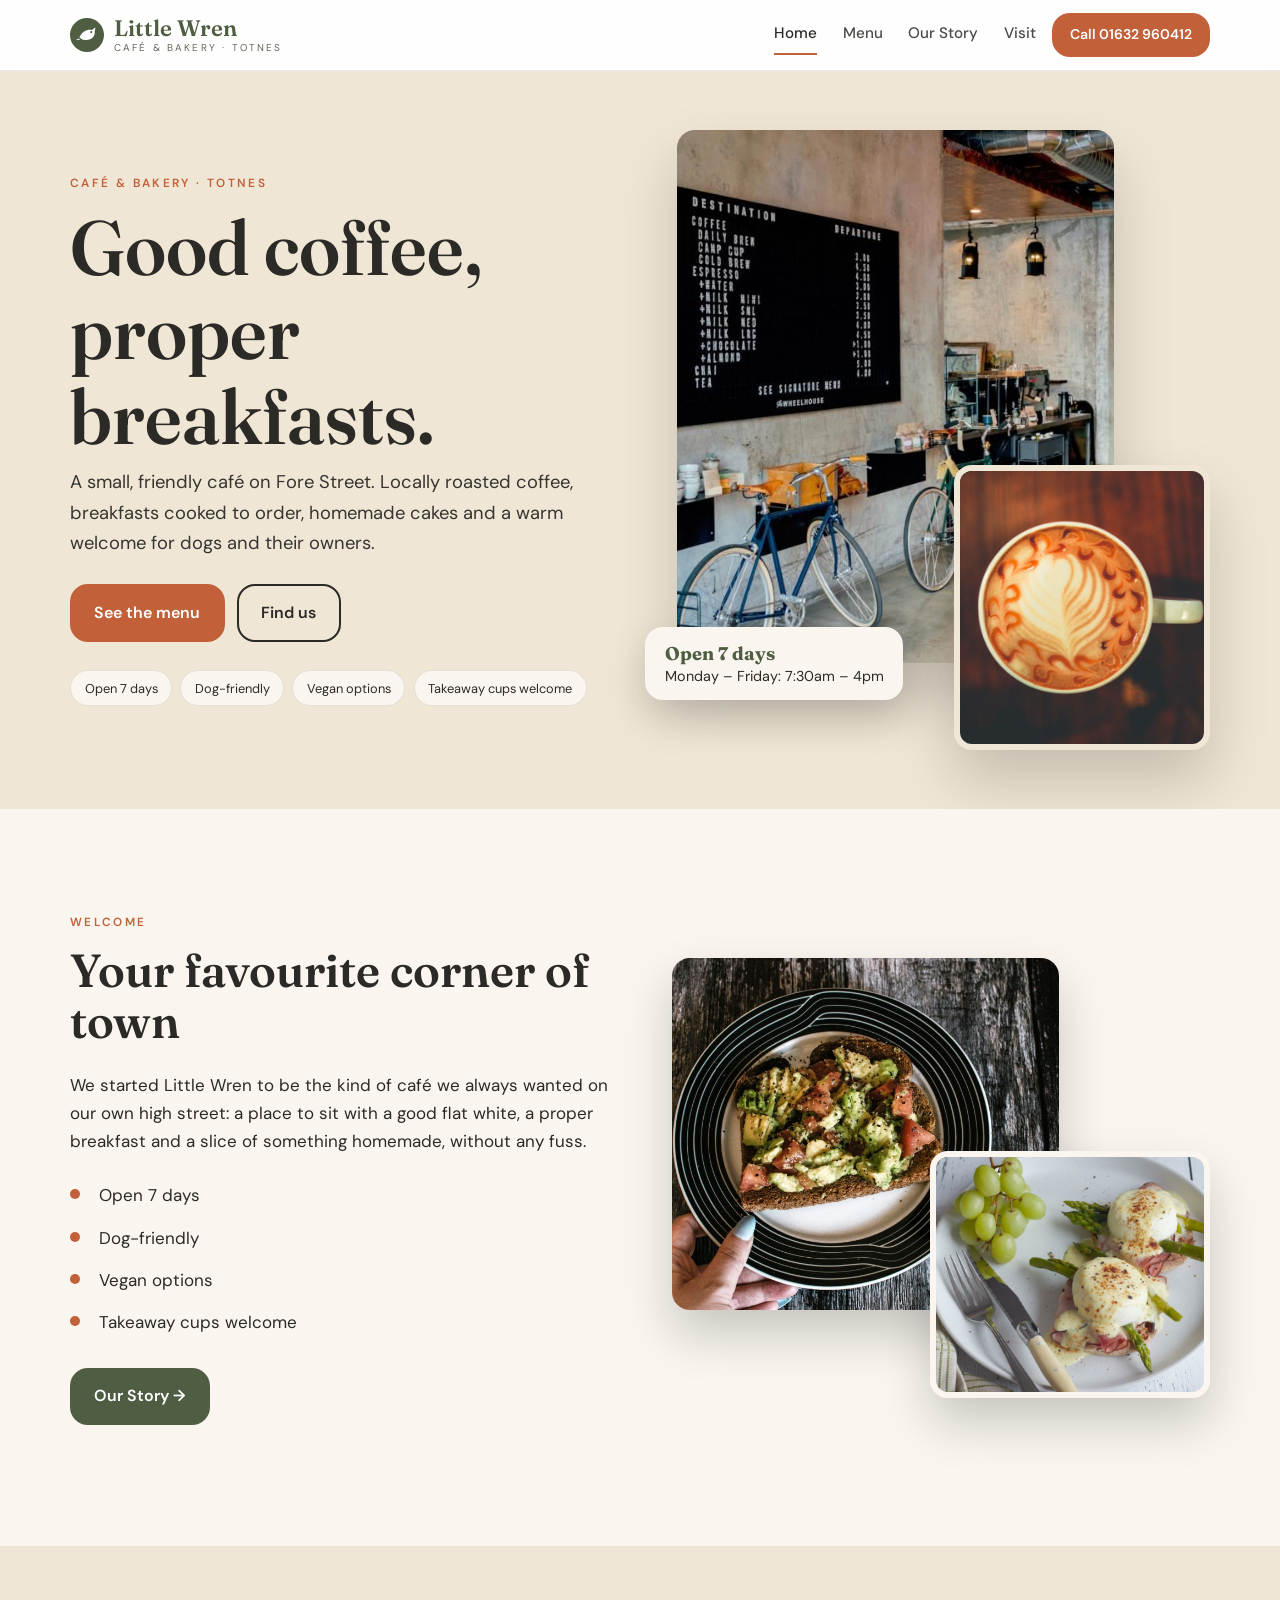
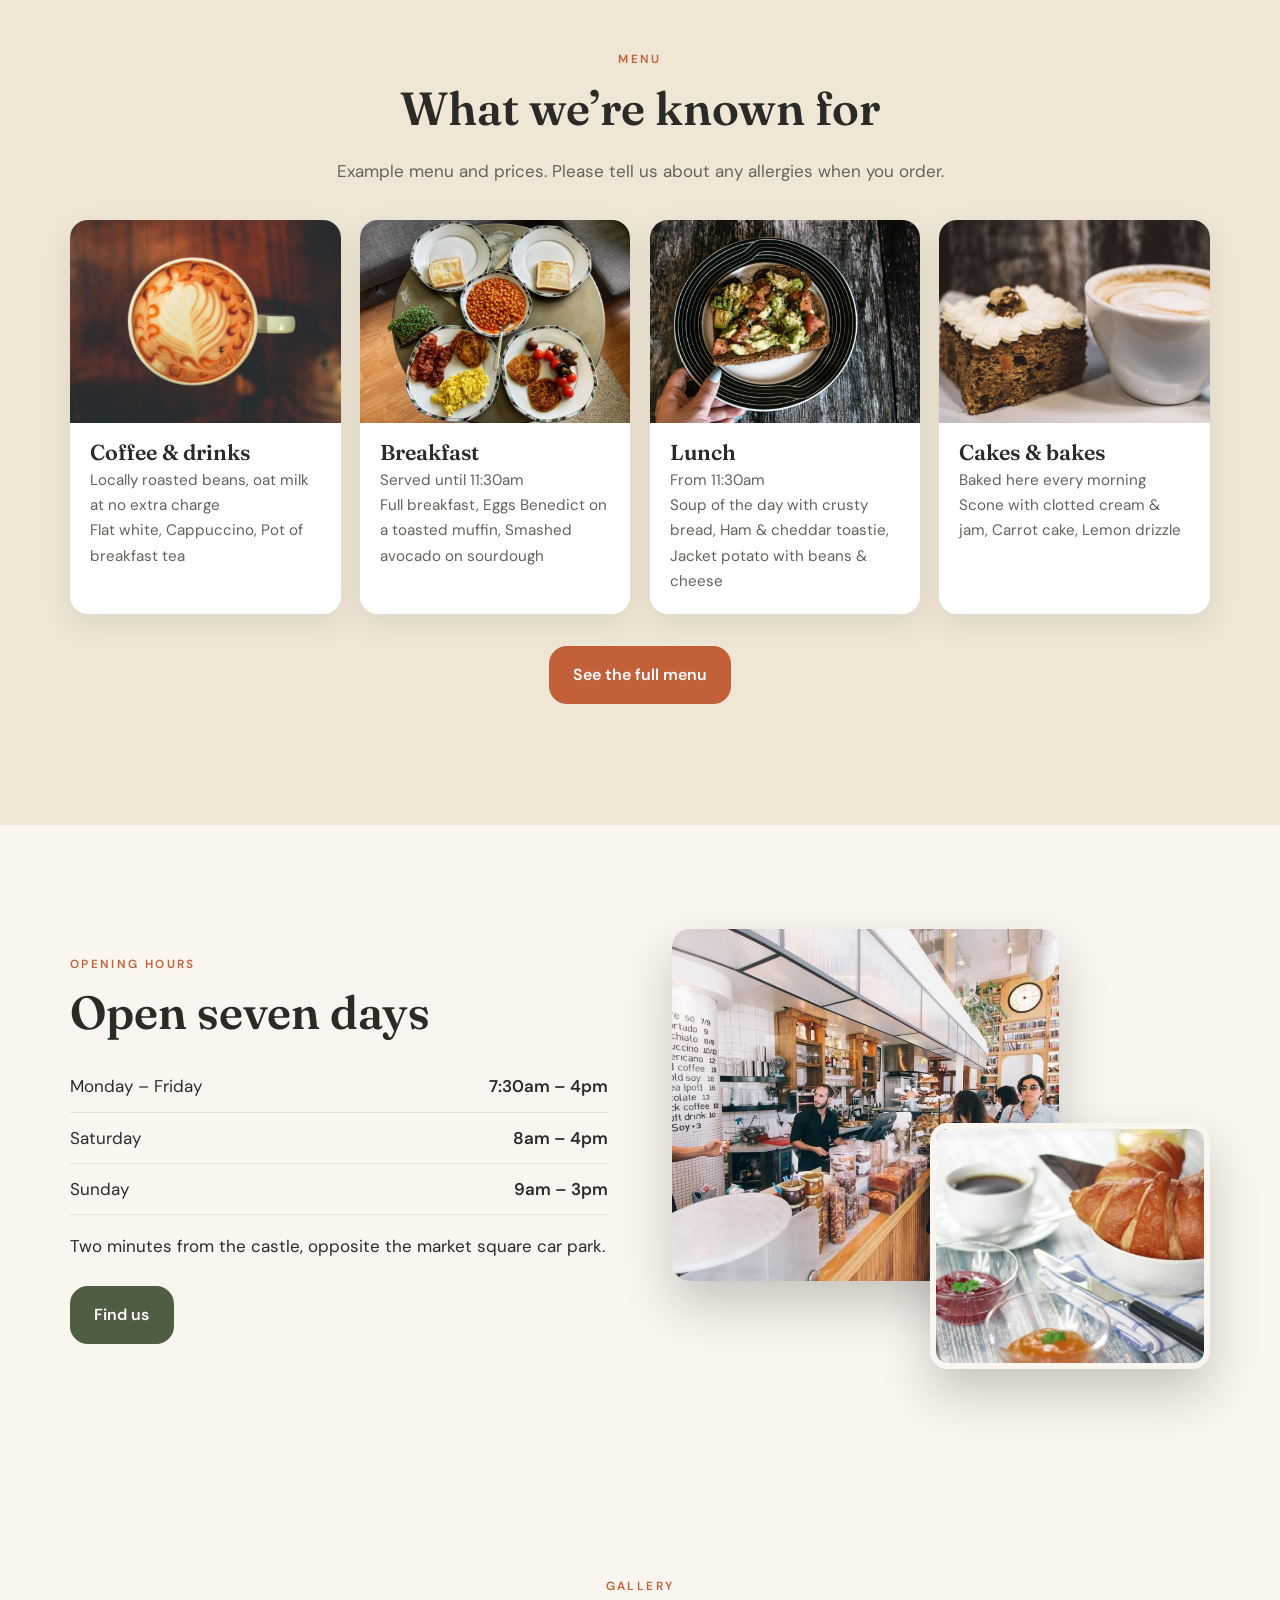
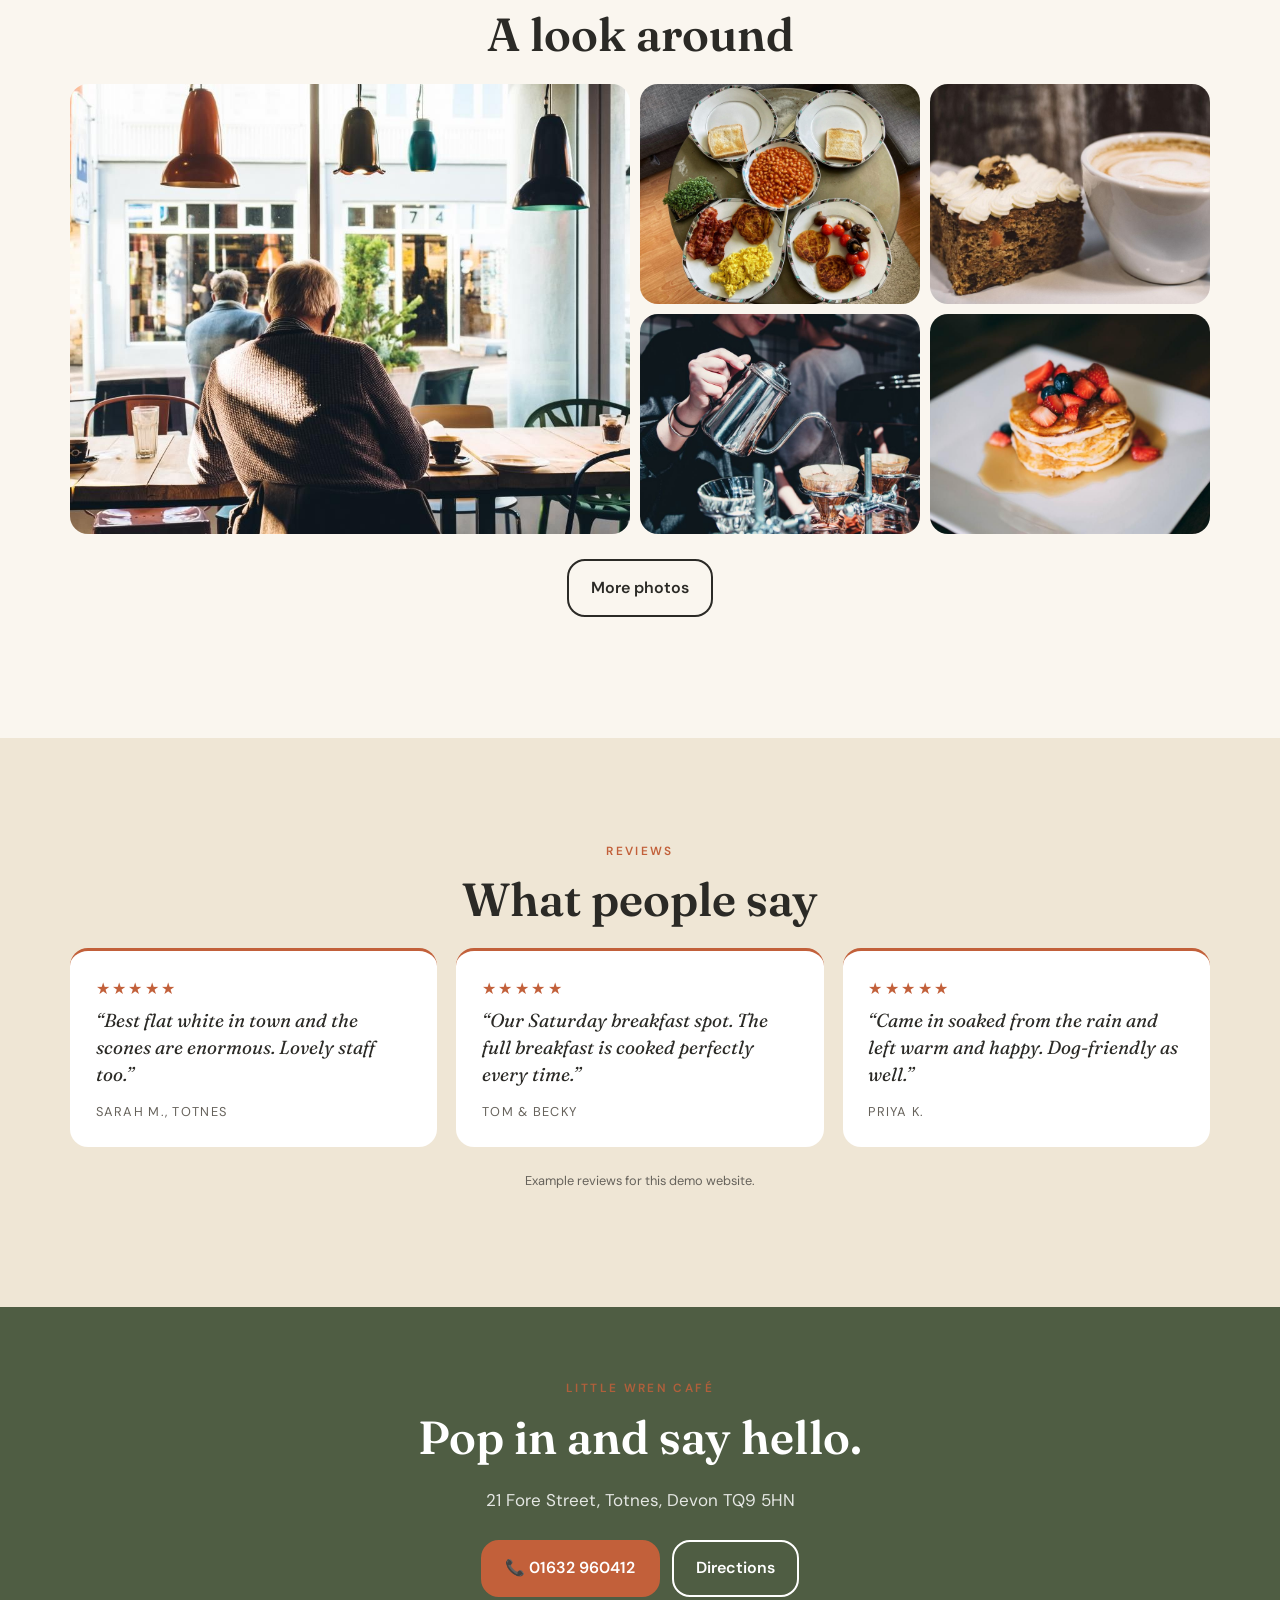
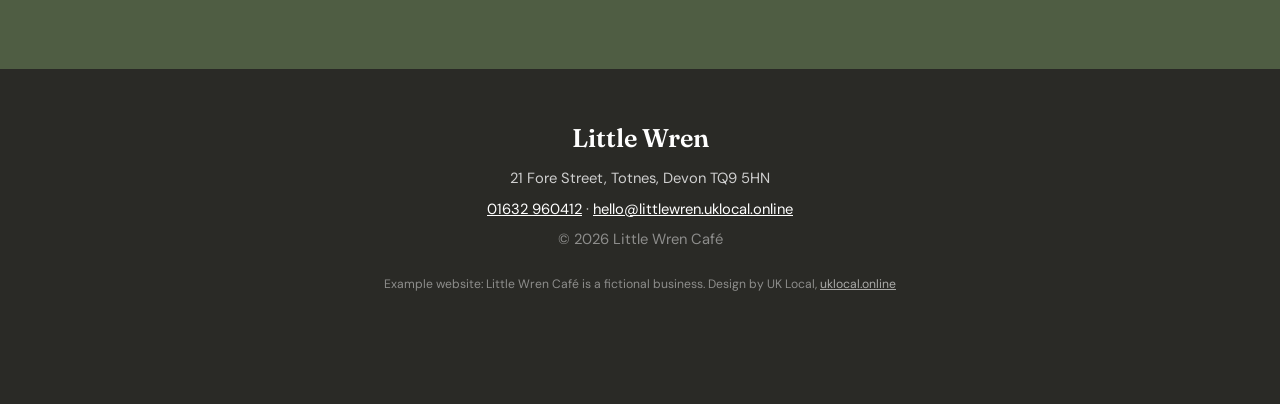
<file: index.html>
<!doctype html><html lang="en-GB"><head><meta charset="utf-8"><meta name="viewport" content="width=device-width,initial-scale=1">
<title>Little Wren Café | Café &amp; bakery · Totnes</title><meta name="description" content="A small, friendly café on Fore Street. Locally roasted coffee, breakfasts cooked to order, homemade cakes and a warm welcome for dogs and their owners."><meta name="robots" content="noindex"><meta name="theme-color" content="#4f5d43">
<meta property="og:title" content="Little Wren Café"><meta property="og:description" content="A small, friendly café on Fore Street. Locally roasted coffee, breakfasts cooked to order, homemade cakes and a warm welcome for dogs and their owners."><meta property="og:image" content="https://littlewren.uklocal.online/assets/images/001.jpg">
<link rel="icon" href="data:image/svg+xml,%3Csvg%20viewBox%3D%220%200%2040%2040%22%20xmlns%3D%22http%3A//www.w3.org/2000/svg%22%3E%3Ccircle%20cx%3D%2220%22%20cy%3D%2220%22%20r%3D%2220%22%20fill%3D%22%234f5d43%22/%3E%3Cpath%20d%3D%22M11%2023c3-7%209-10%2015-9l4-3-1%205c1%205-3%2010-10%2010-3%200-6-1-8-3z%22%20fill%3D%22%23fff%22/%3E%3Ccircle%20cx%3D%2225%22%20cy%3D%2216.5%22%20r%3D%221.3%22%20fill%3D%22%234f5d43%22/%3E%3Cpath%20d%3D%22M10%2024l-3%202%205-.5%22%20fill%3D%22%23fff%22/%3E%3C/svg%3E">
<link rel="preconnect" href="https://fonts.googleapis.com"><link rel="preconnect" href="https://fonts.gstatic.com" crossorigin>
<link href="https://fonts.googleapis.com/css2?family=Fraunces:wght@400;600;700&family=DM+Sans:wght@400;500;600;700&display=swap" rel="stylesheet"><link rel="stylesheet" href="css/styles.css"></head><body class="">
<header class="nav"><div class="wrap nav-in"><a class="brand" href="index.html"><svg viewBox="0 0 40 40" aria-hidden="true"><circle cx="20" cy="20" r="20" fill="var(--a)"/><path d="M11 23c3-7 9-10 15-9l4-3-1 5c1 5-3 10-10 10-3 0-6-1-8-3z" fill="#fff"/><circle cx="25" cy="16.5" r="1.3" fill="var(--a)"/><path d="M10 24l-3 2 5-.5" fill="#fff"/></svg><span><b>Little Wren</b><small>Café &amp; bakery · Totnes</small></span></a>
<nav class="links" id="links"><a href="index.html" class=on>Home</a><a href="menu.html">Menu</a><a href="about.html">Our Story</a><a href="visit.html">Visit</a></nav><a class="btn sm" href="tel:+441632960412">Call 01632 960412</a><button class="burger" id="burger" aria-label="Menu"><span></span><span></span><span></span></button></div></header><main><section class="hero split"><div class="wrap grid2"><div class="hero-in rv"><p class="eyebrow">Café &amp; bakery · Totnes</p><h1>Good coffee,<br>proper breakfasts.</h1><p class="lead">A small, friendly café on Fore Street. Locally roasted coffee, breakfasts cooked to order, homemade cakes and a warm welcome for dogs and their owners.</p>
<div class="cta"><a class="btn" href="menu.html">See the menu</a><a class="btn ghost" href="visit.html">Find us</a></div><div class="badges"><span>Open 7 days</span><span>Dog-friendly</span><span>Vegan options</span><span>Takeaway cups welcome</span></div></div>
<div class="pic"><img class="p1" src="assets/images/001.jpg" alt="Our counter and chalkboard menu"><img class="p2" src="assets/images/015.jpg" alt="Latte art, every time"><div class="hcard"><b>Open 7 days</b>Monday – Friday: 7:30am – 4pm</div></div></div></section><section class="s"><div class="wrap two"><div class="rv"><p class="eyebrow">Welcome</p><h2>Your favourite corner of town</h2><p>We started Little Wren to be the kind of café we always wanted on our own high street: a place to sit with a good flat white, a proper breakfast and a slice of something homemade, without any fuss.</p><ul class="ticks"><li>Open 7 days</li><li>Dog-friendly</li><li>Vegan options</li><li>Takeaway cups welcome</li></ul><p style="margin-top:1.5rem"><a class="btn alt" href="about.html">Our Story →</a></p></div>
<figure class="stack rv"><img class="a1" src="assets/images/048.jpg" alt="Smashed avocado on sourdough" loading="lazy"><img class="a2" src="assets/images/059.jpg" alt="Eggs Benedict" loading="lazy"></figure></div></section><section class="s alt"><div class="wrap"><p class="eyebrow center">Menu</p><h2 class="center">What we’re known for</h2><p class="center sub">Example menu and prices. Please tell us about any allergies when you order.</p><div class="feats"><article class="feat rv"><img src="assets/images/015.jpg" alt="Coffee &amp; drinks" loading="lazy"><div><h3>Coffee &amp; drinks</h3><p>Locally roasted beans, oat milk at no extra charge</p><p>Flat white, Cappuccino, Pot of breakfast tea</p></div></article><article class="feat rv"><img src="assets/images/069.jpg" alt="Breakfast" loading="lazy"><div><h3>Breakfast</h3><p>Served until 11:30am</p><p>Full breakfast, Eggs Benedict on a toasted muffin, Smashed avocado on sourdough</p></div></article><article class="feat rv"><img src="assets/images/048.jpg" alt="Lunch" loading="lazy"><div><h3>Lunch</h3><p>From 11:30am</p><p>Soup of the day with crusty bread, Ham &amp; cheddar toastie, Jacket potato with beans &amp; cheese</p></div></article><article class="feat rv"><img src="assets/images/101.jpg" alt="Cakes &amp; bakes" loading="lazy"><div><h3>Cakes &amp; bakes</h3><p>Baked here every morning</p><p>Scone with clotted cream &amp; jam, Carrot cake, Lemon drizzle</p></div></article></div><p class="center" style="margin-top:2rem"><a class="btn" href="menu.html">See the full menu</a></p></div></section><section class="s"><div class="wrap two"><div class="rv"><p class="eyebrow">Opening hours</p><h2>Open seven days</h2><table class="hours"><tr><td>Monday – Friday</td><td>7:30am – 4pm</td></tr><tr><td>Saturday</td><td>8am – 4pm</td></tr><tr><td>Sunday</td><td>9am – 3pm</td></tr></table><p>Two minutes from the castle, opposite the market square car park.</p><div class="cta"><a class="btn alt" href="visit.html">Find us</a></div></div><figure class="stack rv"><img class="a1" src="assets/images/149.jpg" alt="A busy Saturday at the counter" loading="lazy"><img class="a2" src="assets/images/072.jpg" alt="Croissants and jam" loading="lazy"></figure></div></section><section class="s"><div class="wrap"><p class="eyebrow center">Gallery</p><h2 class="center">A look around</h2><div class="strip rv"><a href="assets/images/139.jpg" data-lb="Window seats on a slow morning"><img src="assets/images/139.jpg" alt="Window seats on a slow morning" loading="lazy"></a><a href="assets/images/069.jpg" data-lb="The full plate"><img src="assets/images/069.jpg" alt="The full plate" loading="lazy"></a><a href="assets/images/101.jpg" data-lb="Carrot cake and a flat white"><img src="assets/images/101.jpg" alt="Carrot cake and a flat white" loading="lazy"></a><a href="assets/images/035.jpg" data-lb="Pour-over, brewed to order"><img src="assets/images/035.jpg" alt="Pour-over, brewed to order" loading="lazy"></a><a href="assets/images/126.jpg" data-lb="Pancakes with strawberries"><img src="assets/images/126.jpg" alt="Pancakes with strawberries" loading="lazy"></a></div><p class="center" style="margin-top:1.6rem"><a class="btn ghost" href="about.html#gallery">More photos</a></div></section><section class="s alt"><div class="wrap"><p class="eyebrow center">Reviews</p><h2 class="center">What people say</h2><div class="quotes"><blockquote class="rv"><span class="stars">★★★★★</span>“Best flat white in town and the scones are enormous. Lovely staff too.”<cite>Sarah M., Totnes</cite></blockquote><blockquote class="rv"><span class="stars">★★★★★</span>“Our Saturday breakfast spot. The full breakfast is cooked perfectly every time.”<cite>Tom &amp; Becky</cite></blockquote><blockquote class="rv"><span class="stars">★★★★★</span>“Came in soaked from the rain and left warm and happy. Dog-friendly as well.”<cite>Priya K.</cite></blockquote></div><p class="exnote">Example reviews for this demo website.</p></div></section><section class="band"><div class="wrap rv"><p class="eyebrow" style="color:var(--b)">Little Wren Café</p><h2>Pop in and say hello.</h2><p>21 Fore Street, Totnes, Devon TQ9 5HN</p>
<div class="cta"><a class="btn" href="tel:+441632960412">📞 01632 960412</a><a class="btn ghost" style="color:#fff" href="https://www.google.com/maps/search/?api=1&query=Fore+Street%2C+Totnes%2C+Devon">Directions</a></div></div></section></main>
<footer class="foot"><div class="wrap"><b>Little Wren</b><p>21 Fore Street, Totnes, Devon TQ9 5HN</p>
<p><a href="tel:+441632960412">01632 960412</a> · <a href="mailto:hello@littlewren.uklocal.online">hello@littlewren.uklocal.online</a></p><p style="opacity:.6">© 2026 Little Wren Café</p>
<p class="ex">Example website: Little Wren Café is a fictional business. Design by UK Local, <a href="https://uklocal.online/">uklocal.online</a></p></div></footer>
<div class="mbar"><a class="call" href="tel:+441632960412">📞 Call</a><a href="mailto:hello@littlewren.uklocal.online">✉️ Email</a><a href="https://www.google.com/maps/search/?api=1&query=Fore+Street%2C+Totnes%2C+Devon">📍 Map</a></div>
<div class="lb" id="lb"><button aria-label="Close">×</button><img alt=""><p></p></div><script src="js/main.js"></script></body></html>
</file>
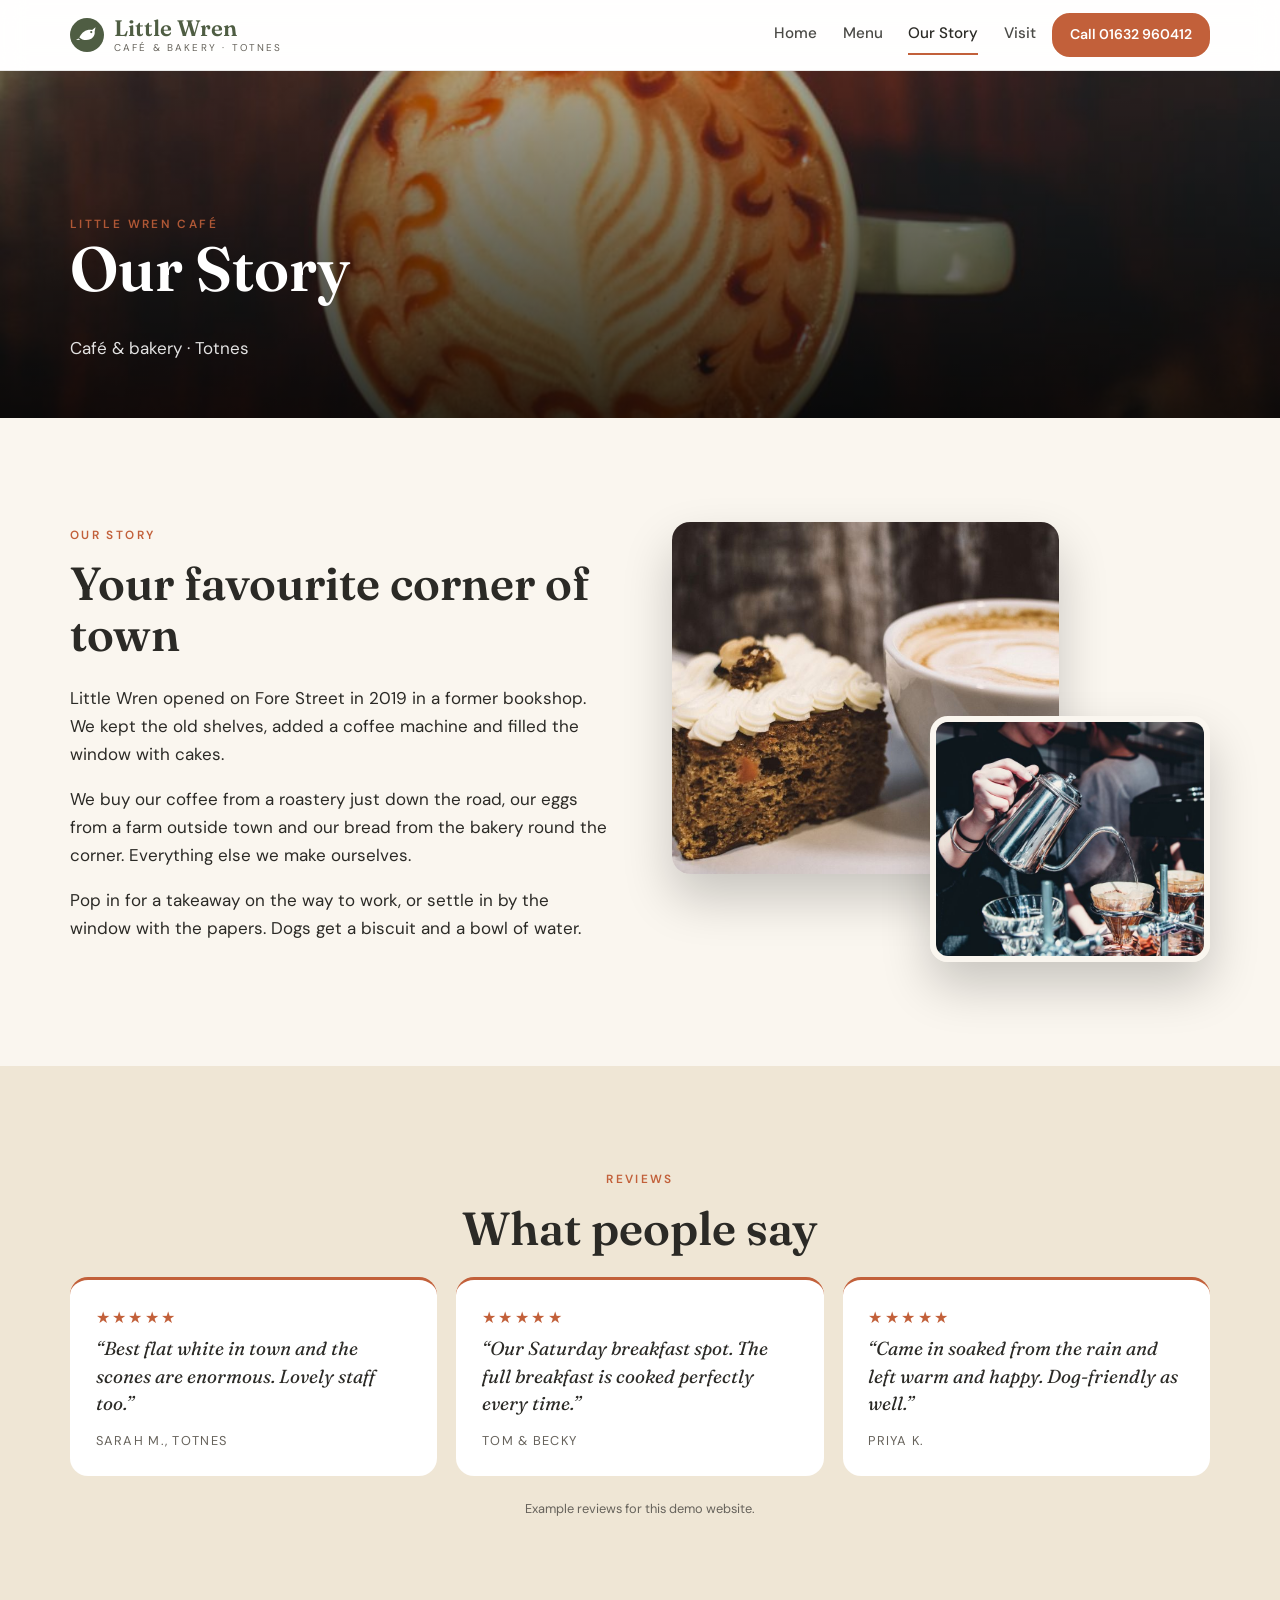
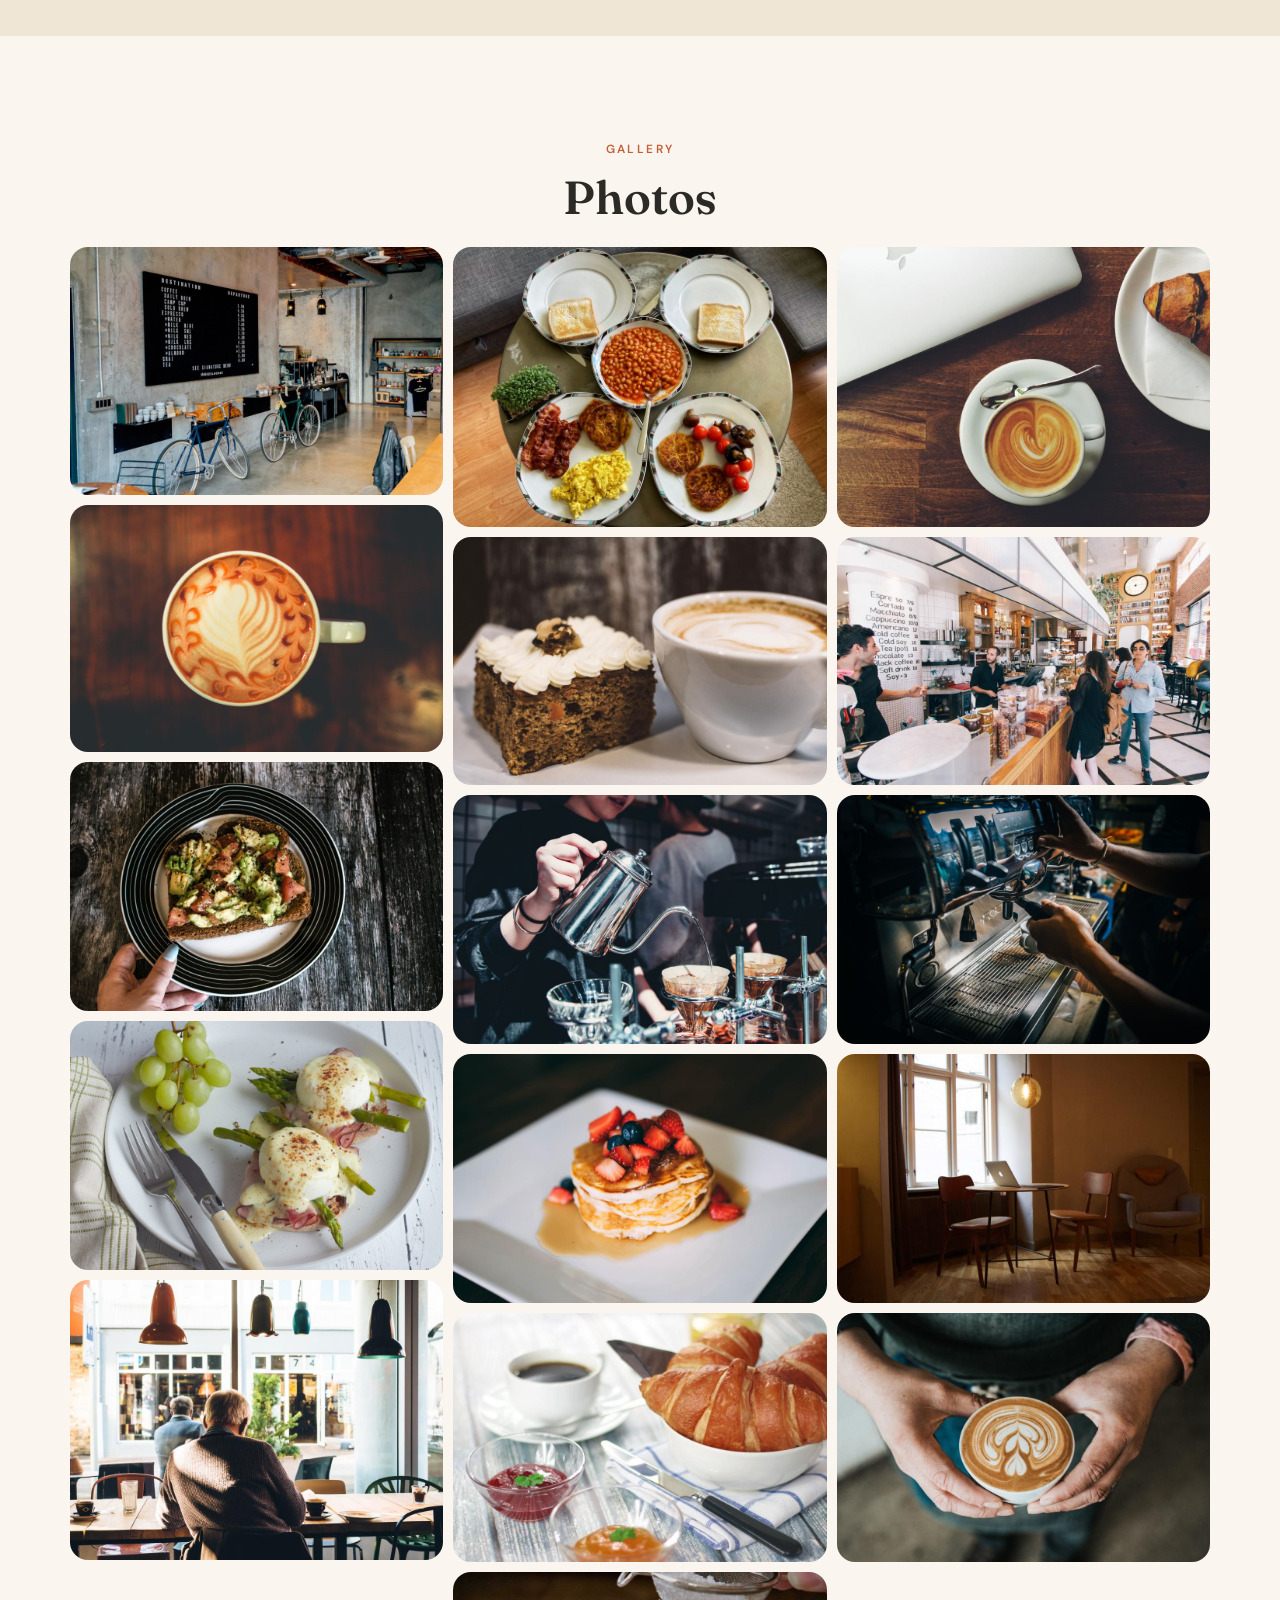
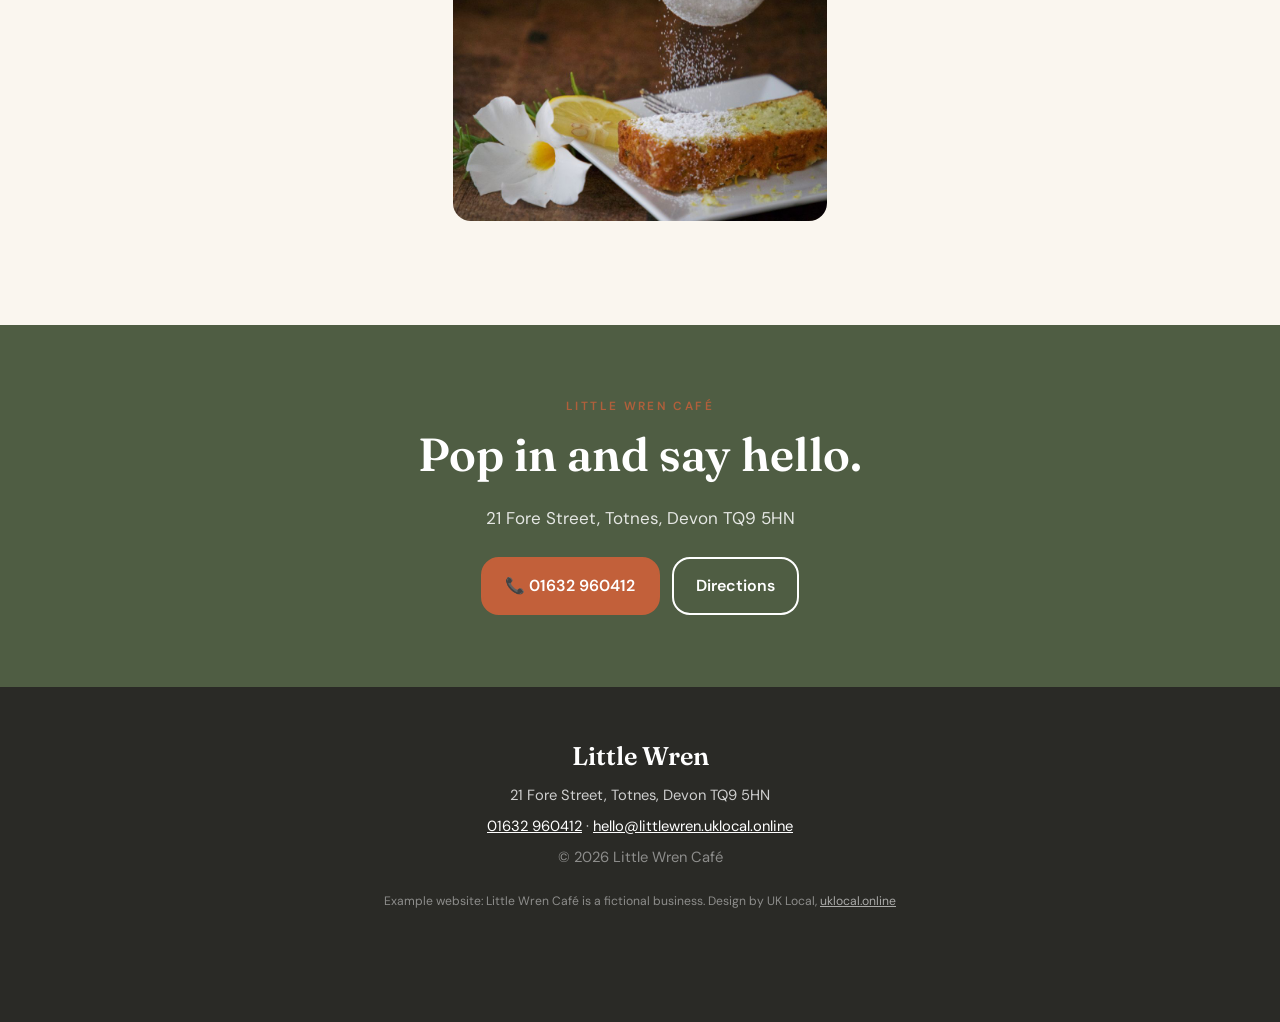
<file: about.html>
<!doctype html><html lang="en-GB"><head><meta charset="utf-8"><meta name="viewport" content="width=device-width,initial-scale=1">
<title>Our Story | Little Wren Café</title><meta name="description" content="Little Wren opened on Fore Street in 2019 in a former bookshop. We kept the old shelves, added a coffee machine and filled the window with cakes."><meta name="robots" content="noindex"><meta name="theme-color" content="#4f5d43">
<meta property="og:title" content="Little Wren Café"><meta property="og:description" content="Little Wren opened on Fore Street in 2019 in a former bookshop. We kept the old shelves, added a coffee machine and filled the window with cakes."><meta property="og:image" content="https://littlewren.uklocal.online/assets/images/001.jpg">
<link rel="icon" href="data:image/svg+xml,%3Csvg%20viewBox%3D%220%200%2040%2040%22%20xmlns%3D%22http%3A//www.w3.org/2000/svg%22%3E%3Ccircle%20cx%3D%2220%22%20cy%3D%2220%22%20r%3D%2220%22%20fill%3D%22%234f5d43%22/%3E%3Cpath%20d%3D%22M11%2023c3-7%209-10%2015-9l4-3-1%205c1%205-3%2010-10%2010-3%200-6-1-8-3z%22%20fill%3D%22%23fff%22/%3E%3Ccircle%20cx%3D%2225%22%20cy%3D%2216.5%22%20r%3D%221.3%22%20fill%3D%22%234f5d43%22/%3E%3Cpath%20d%3D%22M10%2024l-3%202%205-.5%22%20fill%3D%22%23fff%22/%3E%3C/svg%3E">
<link rel="preconnect" href="https://fonts.googleapis.com"><link rel="preconnect" href="https://fonts.gstatic.com" crossorigin>
<link href="https://fonts.googleapis.com/css2?family=Fraunces:wght@400;600;700&family=DM+Sans:wght@400;500;600;700&display=swap" rel="stylesheet"><link rel="stylesheet" href="css/styles.css"></head><body class="">
<header class="nav"><div class="wrap nav-in"><a class="brand" href="index.html"><svg viewBox="0 0 40 40" aria-hidden="true"><circle cx="20" cy="20" r="20" fill="var(--a)"/><path d="M11 23c3-7 9-10 15-9l4-3-1 5c1 5-3 10-10 10-3 0-6-1-8-3z" fill="#fff"/><circle cx="25" cy="16.5" r="1.3" fill="var(--a)"/><path d="M10 24l-3 2 5-.5" fill="#fff"/></svg><span><b>Little Wren</b><small>Café &amp; bakery · Totnes</small></span></a>
<nav class="links" id="links"><a href="index.html">Home</a><a href="menu.html">Menu</a><a href="about.html" class=on>Our Story</a><a href="visit.html">Visit</a></nav><a class="btn sm" href="tel:+441632960412">Call 01632 960412</a><button class="burger" id="burger" aria-label="Menu"><span></span><span></span><span></span></button></div></header><main><section class="phero"><img src="assets/images/015.jpg" alt=""><div class="shade"></div><div class="wrap rv"><p class="eyebrow">Little Wren Café</p><h1>Our Story</h1><p>Café &amp; bakery · Totnes</p></div></section>
<section class="s"><div class="wrap two"><div class="rv"><p class="eyebrow">Our story</p><h2>Your favourite corner of town</h2><p>Little Wren opened on Fore Street in 2019 in a former bookshop. We kept the old shelves, added a coffee machine and filled the window with cakes.</p><p>We buy our coffee from a roastery just down the road, our eggs from a farm outside town and our bread from the bakery round the corner. Everything else we make ourselves.</p><p>Pop in for a takeaway on the way to work, or settle in by the window with the papers. Dogs get a biscuit and a bowl of water.</p></div><figure class="stack rv"><img class="a1" src="assets/images/101.jpg" alt="Carrot cake and a flat white" loading="lazy"><img class="a2" src="assets/images/035.jpg" alt="Pour-over, brewed to order" loading="lazy"></figure></div></section>
<section class="s alt"><div class="wrap"><p class="eyebrow center">Reviews</p><h2 class="center">What people say</h2><div class="quotes"><blockquote class="rv"><span class="stars">★★★★★</span>“Best flat white in town and the scones are enormous. Lovely staff too.”<cite>Sarah M., Totnes</cite></blockquote><blockquote class="rv"><span class="stars">★★★★★</span>“Our Saturday breakfast spot. The full breakfast is cooked perfectly every time.”<cite>Tom &amp; Becky</cite></blockquote><blockquote class="rv"><span class="stars">★★★★★</span>“Came in soaked from the rain and left warm and happy. Dog-friendly as well.”<cite>Priya K.</cite></blockquote></div><p class="exnote">Example reviews for this demo website.</p></div></section><section class="s" id="gallery"><div class="wrap"><p class="eyebrow center">Gallery</p><h2 class="center">Photos</h2><div class="gal"><a href="assets/images/001.jpg" data-lb="Our counter and chalkboard menu"><img src="assets/images/001.jpg" alt="Our counter and chalkboard menu" loading="lazy"></a><a href="assets/images/015.jpg" data-lb="Latte art, every time"><img src="assets/images/015.jpg" alt="Latte art, every time" loading="lazy"></a><a href="assets/images/048.jpg" data-lb="Smashed avocado on sourdough"><img src="assets/images/048.jpg" alt="Smashed avocado on sourdough" loading="lazy"></a><a href="assets/images/059.jpg" data-lb="Eggs Benedict"><img src="assets/images/059.jpg" alt="Eggs Benedict" loading="lazy"></a><a href="assets/images/139.jpg" data-lb="Window seats on a slow morning"><img src="assets/images/139.jpg" alt="Window seats on a slow morning" loading="lazy"></a><a href="assets/images/069.jpg" data-lb="The full plate"><img src="assets/images/069.jpg" alt="The full plate" loading="lazy"></a><a href="assets/images/101.jpg" data-lb="Carrot cake and a flat white"><img src="assets/images/101.jpg" alt="Carrot cake and a flat white" loading="lazy"></a><a href="assets/images/035.jpg" data-lb="Pour-over, brewed to order"><img src="assets/images/035.jpg" alt="Pour-over, brewed to order" loading="lazy"></a><a href="assets/images/126.jpg" data-lb="Pancakes with strawberries"><img src="assets/images/126.jpg" alt="Pancakes with strawberries" loading="lazy"></a><a href="assets/images/072.jpg" data-lb="Croissants and jam"><img src="assets/images/072.jpg" alt="Croissants and jam" loading="lazy"></a><a href="assets/images/104.jpg" data-lb="Lemon drizzle"><img src="assets/images/104.jpg" alt="Lemon drizzle" loading="lazy"></a><a href="assets/images/147.jpg" data-lb="Flat white and a pastry"><img src="assets/images/147.jpg" alt="Flat white and a pastry" loading="lazy"></a><a href="assets/images/149.jpg" data-lb="A busy Saturday at the counter"><img src="assets/images/149.jpg" alt="A busy Saturday at the counter" loading="lazy"></a><a href="assets/images/039.jpg" data-lb="On the machine"><img src="assets/images/039.jpg" alt="On the machine" loading="lazy"></a><a href="assets/images/151.jpg" data-lb="The quiet corner"><img src="assets/images/151.jpg" alt="The quiet corner" loading="lazy"></a><a href="assets/images/018.jpg" data-lb="Coffee to warm your hands"><img src="assets/images/018.jpg" alt="Coffee to warm your hands" loading="lazy"></a></div></div></section><section class="band"><div class="wrap rv"><p class="eyebrow" style="color:var(--b)">Little Wren Café</p><h2>Pop in and say hello.</h2><p>21 Fore Street, Totnes, Devon TQ9 5HN</p>
<div class="cta"><a class="btn" href="tel:+441632960412">📞 01632 960412</a><a class="btn ghost" style="color:#fff" href="https://www.google.com/maps/search/?api=1&query=Fore+Street%2C+Totnes%2C+Devon">Directions</a></div></div></section></main>
<footer class="foot"><div class="wrap"><b>Little Wren</b><p>21 Fore Street, Totnes, Devon TQ9 5HN</p>
<p><a href="tel:+441632960412">01632 960412</a> · <a href="mailto:hello@littlewren.uklocal.online">hello@littlewren.uklocal.online</a></p><p style="opacity:.6">© 2026 Little Wren Café</p>
<p class="ex">Example website: Little Wren Café is a fictional business. Design by UK Local, <a href="https://uklocal.online/">uklocal.online</a></p></div></footer>
<div class="mbar"><a class="call" href="tel:+441632960412">📞 Call</a><a href="mailto:hello@littlewren.uklocal.online">✉️ Email</a><a href="https://www.google.com/maps/search/?api=1&query=Fore+Street%2C+Totnes%2C+Devon">📍 Map</a></div>
<div class="lb" id="lb"><button aria-label="Close">×</button><img alt=""><p></p></div><script src="js/main.js"></script></body></html>
</file>
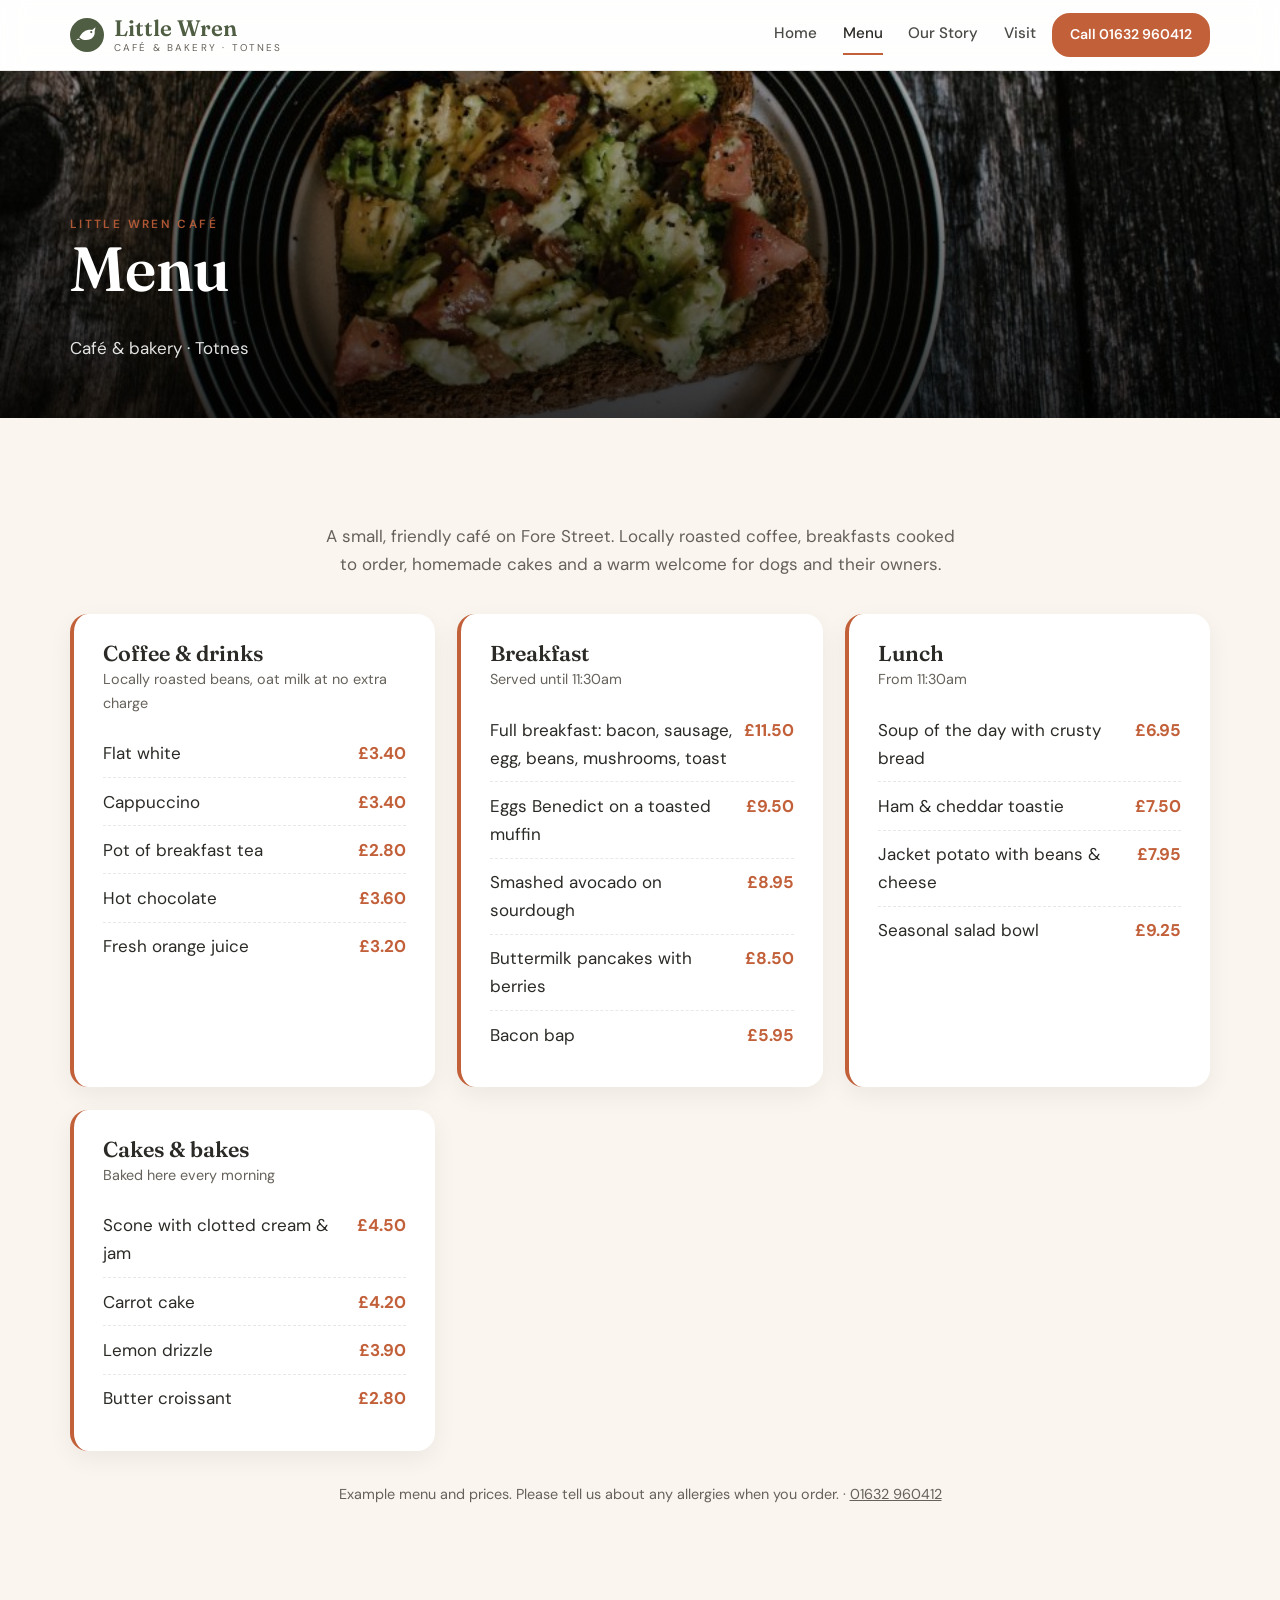
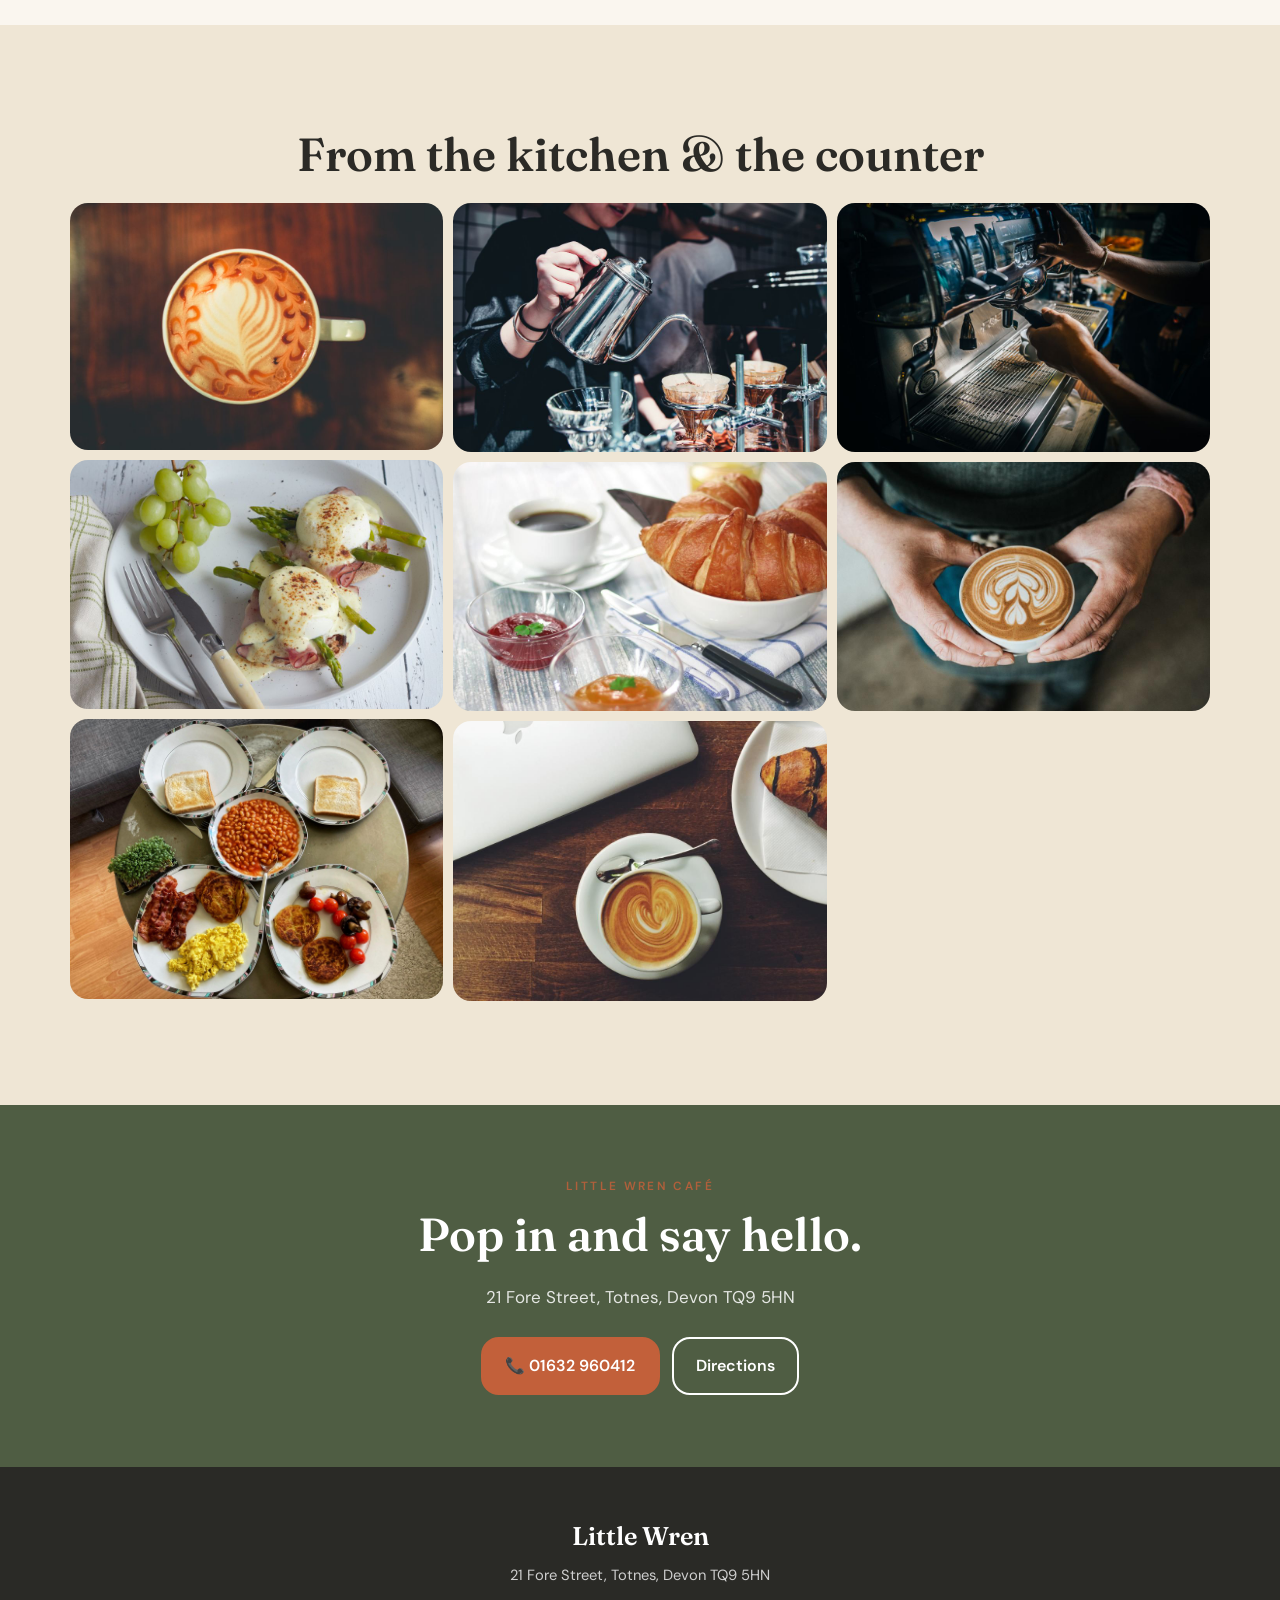
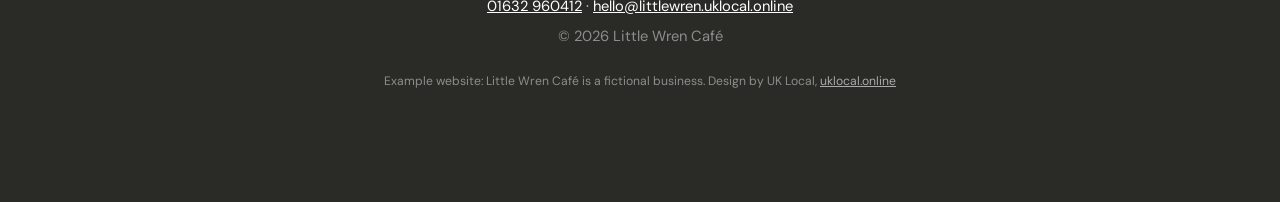
<file: menu.html>
<!doctype html><html lang="en-GB"><head><meta charset="utf-8"><meta name="viewport" content="width=device-width,initial-scale=1">
<title>Menu | Little Wren Café</title><meta name="description" content="Example menu and prices. Please tell us about any allergies when you order."><meta name="robots" content="noindex"><meta name="theme-color" content="#4f5d43">
<meta property="og:title" content="Little Wren Café"><meta property="og:description" content="Example menu and prices. Please tell us about any allergies when you order."><meta property="og:image" content="https://littlewren.uklocal.online/assets/images/001.jpg">
<link rel="icon" href="data:image/svg+xml,%3Csvg%20viewBox%3D%220%200%2040%2040%22%20xmlns%3D%22http%3A//www.w3.org/2000/svg%22%3E%3Ccircle%20cx%3D%2220%22%20cy%3D%2220%22%20r%3D%2220%22%20fill%3D%22%234f5d43%22/%3E%3Cpath%20d%3D%22M11%2023c3-7%209-10%2015-9l4-3-1%205c1%205-3%2010-10%2010-3%200-6-1-8-3z%22%20fill%3D%22%23fff%22/%3E%3Ccircle%20cx%3D%2225%22%20cy%3D%2216.5%22%20r%3D%221.3%22%20fill%3D%22%234f5d43%22/%3E%3Cpath%20d%3D%22M10%2024l-3%202%205-.5%22%20fill%3D%22%23fff%22/%3E%3C/svg%3E">
<link rel="preconnect" href="https://fonts.googleapis.com"><link rel="preconnect" href="https://fonts.gstatic.com" crossorigin>
<link href="https://fonts.googleapis.com/css2?family=Fraunces:wght@400;600;700&family=DM+Sans:wght@400;500;600;700&display=swap" rel="stylesheet"><link rel="stylesheet" href="css/styles.css"></head><body class="">
<header class="nav"><div class="wrap nav-in"><a class="brand" href="index.html"><svg viewBox="0 0 40 40" aria-hidden="true"><circle cx="20" cy="20" r="20" fill="var(--a)"/><path d="M11 23c3-7 9-10 15-9l4-3-1 5c1 5-3 10-10 10-3 0-6-1-8-3z" fill="#fff"/><circle cx="25" cy="16.5" r="1.3" fill="var(--a)"/><path d="M10 24l-3 2 5-.5" fill="#fff"/></svg><span><b>Little Wren</b><small>Café &amp; bakery · Totnes</small></span></a>
<nav class="links" id="links"><a href="index.html">Home</a><a href="menu.html" class=on>Menu</a><a href="about.html">Our Story</a><a href="visit.html">Visit</a></nav><a class="btn sm" href="tel:+441632960412">Call 01632 960412</a><button class="burger" id="burger" aria-label="Menu"><span></span><span></span><span></span></button></div></header><main><section class="phero"><img src="assets/images/048.jpg" alt=""><div class="shade"></div><div class="wrap rv"><p class="eyebrow">Little Wren Café</p><h1>Menu</h1><p>Café &amp; bakery · Totnes</p></div></section>
<section class="s"><div class="wrap"><p class="center sub">A small, friendly café on Fore Street. Locally roasted coffee, breakfasts cooked to order, homemade cakes and a warm welcome for dogs and their owners.</p><div class="menu"><div class="mcard rv"><h3>Coffee &amp; drinks</h3><p class="mnote">Locally roasted beans, oat milk at no extra charge</p><ul><li><span>Flat white</span><b>£3.40</b></li><li><span>Cappuccino</span><b>£3.40</b></li><li><span>Pot of breakfast tea</span><b>£2.80</b></li><li><span>Hot chocolate</span><b>£3.60</b></li><li><span>Fresh orange juice</span><b>£3.20</b></li></ul></div><div class="mcard rv"><h3>Breakfast</h3><p class="mnote">Served until 11:30am</p><ul><li><span>Full breakfast: bacon, sausage, egg, beans, mushrooms, toast</span><b>£11.50</b></li><li><span>Eggs Benedict on a toasted muffin</span><b>£9.50</b></li><li><span>Smashed avocado on sourdough</span><b>£8.95</b></li><li><span>Buttermilk pancakes with berries</span><b>£8.50</b></li><li><span>Bacon bap</span><b>£5.95</b></li></ul></div><div class="mcard rv"><h3>Lunch</h3><p class="mnote">From 11:30am</p><ul><li><span>Soup of the day with crusty bread</span><b>£6.95</b></li><li><span>Ham &amp; cheddar toastie</span><b>£7.50</b></li><li><span>Jacket potato with beans &amp; cheese</span><b>£7.95</b></li><li><span>Seasonal salad bowl</span><b>£9.25</b></li></ul></div><div class="mcard rv"><h3>Cakes &amp; bakes</h3><p class="mnote">Baked here every morning</p><ul><li><span>Scone with clotted cream &amp; jam</span><b>£4.50</b></li><li><span>Carrot cake</span><b>£4.20</b></li><li><span>Lemon drizzle</span><b>£3.90</b></li><li><span>Butter croissant</span><b>£2.80</b></li></ul></div></div><p class="note">Example menu and prices. Please tell us about any allergies when you order. · <a href="tel:+441632960412">01632 960412</a></p></div></section>
<section class="s alt"><div class="wrap"><h2 class="center">From the kitchen &amp; the counter</h2><div class="gal rv"><a href="assets/images/015.jpg" data-lb="Latte art, every time"><img src="assets/images/015.jpg" alt="Latte art, every time" loading="lazy"></a><a href="assets/images/059.jpg" data-lb="Eggs Benedict"><img src="assets/images/059.jpg" alt="Eggs Benedict" loading="lazy"></a><a href="assets/images/069.jpg" data-lb="The full plate"><img src="assets/images/069.jpg" alt="The full plate" loading="lazy"></a><a href="assets/images/035.jpg" data-lb="Pour-over, brewed to order"><img src="assets/images/035.jpg" alt="Pour-over, brewed to order" loading="lazy"></a><a href="assets/images/072.jpg" data-lb="Croissants and jam"><img src="assets/images/072.jpg" alt="Croissants and jam" loading="lazy"></a><a href="assets/images/147.jpg" data-lb="Flat white and a pastry"><img src="assets/images/147.jpg" alt="Flat white and a pastry" loading="lazy"></a><a href="assets/images/039.jpg" data-lb="On the machine"><img src="assets/images/039.jpg" alt="On the machine" loading="lazy"></a><a href="assets/images/018.jpg" data-lb="Coffee to warm your hands"><img src="assets/images/018.jpg" alt="Coffee to warm your hands" loading="lazy"></a></div></div></section><section class="band"><div class="wrap rv"><p class="eyebrow" style="color:var(--b)">Little Wren Café</p><h2>Pop in and say hello.</h2><p>21 Fore Street, Totnes, Devon TQ9 5HN</p>
<div class="cta"><a class="btn" href="tel:+441632960412">📞 01632 960412</a><a class="btn ghost" style="color:#fff" href="https://www.google.com/maps/search/?api=1&query=Fore+Street%2C+Totnes%2C+Devon">Directions</a></div></div></section></main>
<footer class="foot"><div class="wrap"><b>Little Wren</b><p>21 Fore Street, Totnes, Devon TQ9 5HN</p>
<p><a href="tel:+441632960412">01632 960412</a> · <a href="mailto:hello@littlewren.uklocal.online">hello@littlewren.uklocal.online</a></p><p style="opacity:.6">© 2026 Little Wren Café</p>
<p class="ex">Example website: Little Wren Café is a fictional business. Design by UK Local, <a href="https://uklocal.online/">uklocal.online</a></p></div></footer>
<div class="mbar"><a class="call" href="tel:+441632960412">📞 Call</a><a href="mailto:hello@littlewren.uklocal.online">✉️ Email</a><a href="https://www.google.com/maps/search/?api=1&query=Fore+Street%2C+Totnes%2C+Devon">📍 Map</a></div>
<div class="lb" id="lb"><button aria-label="Close">×</button><img alt=""><p></p></div><script src="js/main.js"></script></body></html>
</file>
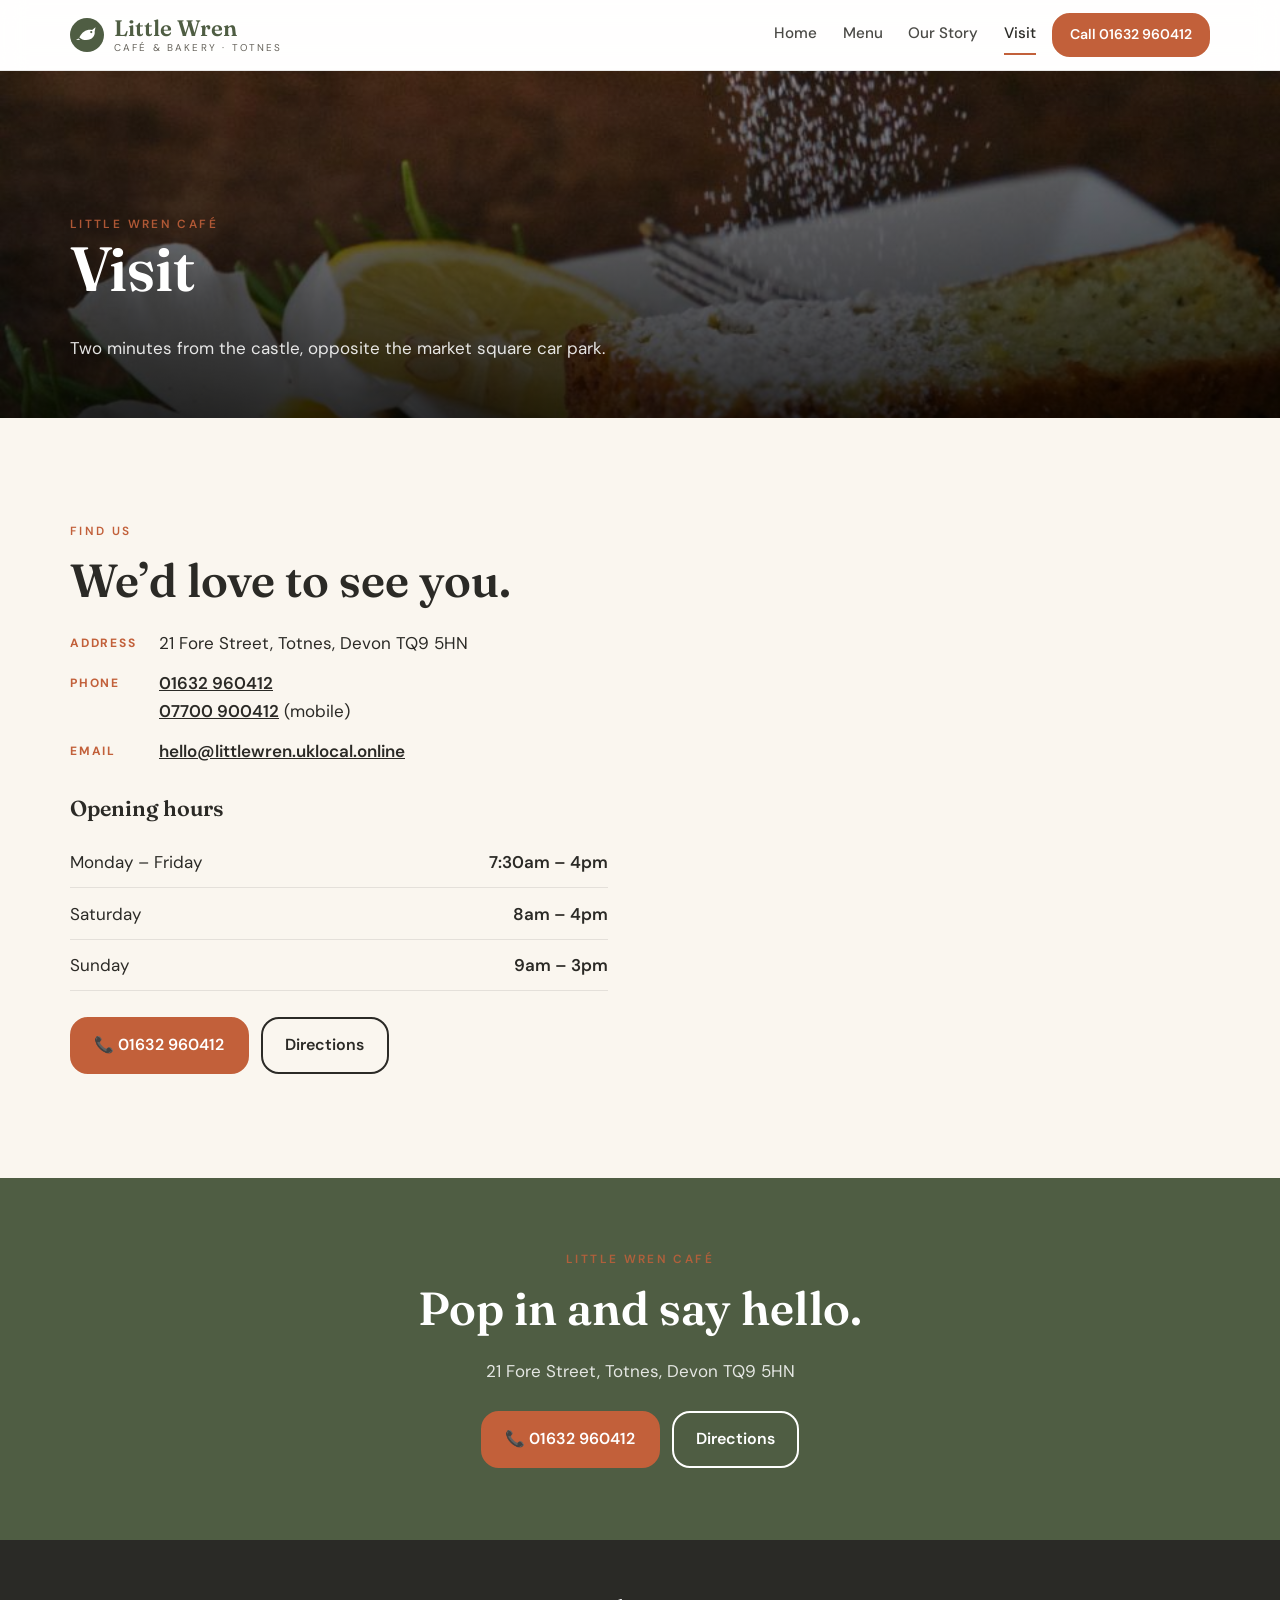
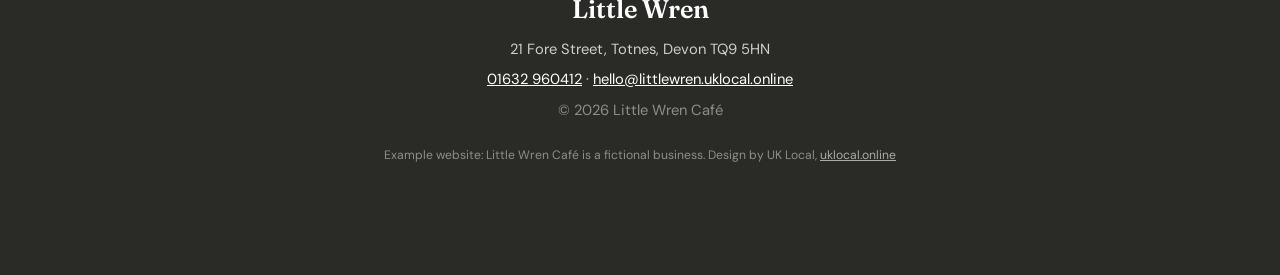
<file: visit.html>
<!doctype html><html lang="en-GB"><head><meta charset="utf-8"><meta name="viewport" content="width=device-width,initial-scale=1">
<title>Visit | Little Wren Café</title><meta name="description" content="21 Fore Street, Totnes, Devon TQ9 5HN"><meta name="robots" content="noindex"><meta name="theme-color" content="#4f5d43">
<meta property="og:title" content="Little Wren Café"><meta property="og:description" content="21 Fore Street, Totnes, Devon TQ9 5HN"><meta property="og:image" content="https://littlewren.uklocal.online/assets/images/001.jpg">
<link rel="icon" href="data:image/svg+xml,%3Csvg%20viewBox%3D%220%200%2040%2040%22%20xmlns%3D%22http%3A//www.w3.org/2000/svg%22%3E%3Ccircle%20cx%3D%2220%22%20cy%3D%2220%22%20r%3D%2220%22%20fill%3D%22%234f5d43%22/%3E%3Cpath%20d%3D%22M11%2023c3-7%209-10%2015-9l4-3-1%205c1%205-3%2010-10%2010-3%200-6-1-8-3z%22%20fill%3D%22%23fff%22/%3E%3Ccircle%20cx%3D%2225%22%20cy%3D%2216.5%22%20r%3D%221.3%22%20fill%3D%22%234f5d43%22/%3E%3Cpath%20d%3D%22M10%2024l-3%202%205-.5%22%20fill%3D%22%23fff%22/%3E%3C/svg%3E">
<link rel="preconnect" href="https://fonts.googleapis.com"><link rel="preconnect" href="https://fonts.gstatic.com" crossorigin>
<link href="https://fonts.googleapis.com/css2?family=Fraunces:wght@400;600;700&family=DM+Sans:wght@400;500;600;700&display=swap" rel="stylesheet"><link rel="stylesheet" href="css/styles.css"></head><body class="">
<header class="nav"><div class="wrap nav-in"><a class="brand" href="index.html"><svg viewBox="0 0 40 40" aria-hidden="true"><circle cx="20" cy="20" r="20" fill="var(--a)"/><path d="M11 23c3-7 9-10 15-9l4-3-1 5c1 5-3 10-10 10-3 0-6-1-8-3z" fill="#fff"/><circle cx="25" cy="16.5" r="1.3" fill="var(--a)"/><path d="M10 24l-3 2 5-.5" fill="#fff"/></svg><span><b>Little Wren</b><small>Café &amp; bakery · Totnes</small></span></a>
<nav class="links" id="links"><a href="index.html">Home</a><a href="menu.html">Menu</a><a href="about.html">Our Story</a><a href="visit.html" class=on>Visit</a></nav><a class="btn sm" href="tel:+441632960412">Call 01632 960412</a><button class="burger" id="burger" aria-label="Menu"><span></span><span></span><span></span></button></div></header><main><section class="phero"><img src="assets/images/104.jpg" alt=""><div class="shade"></div><div class="wrap rv"><p class="eyebrow">Little Wren Café</p><h1>Visit</h1><p>Two minutes from the castle, opposite the market square car park.</p></div></section>
<section class="s"><div class="wrap two" style="align-items:start"><div class="rv"><p class="eyebrow">Find us</p><h2>We’d love to see you.</h2>
<dl class="info"><dt>Address</dt><dd>21 Fore Street, Totnes, Devon TQ9 5HN</dd><dt>Phone</dt><dd><a href="tel:+441632960412">01632 960412</a><br><a href="tel:+447700900412">07700 900412</a> (mobile)</dd><dt>Email</dt><dd><a href="mailto:hello@littlewren.uklocal.online">hello@littlewren.uklocal.online</a></dd></dl><h3 style="margin-top:2rem">Opening hours</h3><table class="hours"><tr><td>Monday – Friday</td><td>7:30am – 4pm</td></tr><tr><td>Saturday</td><td>8am – 4pm</td></tr><tr><td>Sunday</td><td>9am – 3pm</td></tr></table>
<div class="cta"><a class="btn" href="tel:+441632960412">📞 01632 960412</a><a class="btn ghost" href="https://www.google.com/maps/search/?api=1&query=Fore+Street%2C+Totnes%2C+Devon">Directions</a></div></div><div class="map rv"><iframe title="Map: Fore Street, Totnes, Devon" loading="lazy" referrerpolicy="no-referrer-when-downgrade" src="https://www.google.com/maps?q=Fore+Street%2C+Totnes%2C+Devon&z=16&output=embed"></iframe></div></div></section><section class="band"><div class="wrap rv"><p class="eyebrow" style="color:var(--b)">Little Wren Café</p><h2>Pop in and say hello.</h2><p>21 Fore Street, Totnes, Devon TQ9 5HN</p>
<div class="cta"><a class="btn" href="tel:+441632960412">📞 01632 960412</a><a class="btn ghost" style="color:#fff" href="https://www.google.com/maps/search/?api=1&query=Fore+Street%2C+Totnes%2C+Devon">Directions</a></div></div></section></main>
<footer class="foot"><div class="wrap"><b>Little Wren</b><p>21 Fore Street, Totnes, Devon TQ9 5HN</p>
<p><a href="tel:+441632960412">01632 960412</a> · <a href="mailto:hello@littlewren.uklocal.online">hello@littlewren.uklocal.online</a></p><p style="opacity:.6">© 2026 Little Wren Café</p>
<p class="ex">Example website: Little Wren Café is a fictional business. Design by UK Local, <a href="https://uklocal.online/">uklocal.online</a></p></div></footer>
<div class="mbar"><a class="call" href="tel:+441632960412">📞 Call</a><a href="mailto:hello@littlewren.uklocal.online">✉️ Email</a><a href="https://www.google.com/maps/search/?api=1&query=Fore+Street%2C+Totnes%2C+Devon">📍 Map</a></div>
<div class="lb" id="lb"><button aria-label="Close">×</button><img alt=""><p></p></div><script src="js/main.js"></script></body></html>
</file>
<file: css/styles.css>
:root{--bg:#faf6ef;--fg:#2b2a26;--a:#4f5d43;--b:#c2603a;--c:#efe6d5;--r:18px;--f1:'Fraunces',Georgia,serif;--f2:'DM Sans',system-ui,sans-serif;--mut:#66625b;--card:#fff;--line:rgba(0,0,0,.09)}
*{box-sizing:border-box}html{scroll-behavior:smooth}body{margin:0;background:var(--bg);color:var(--fg);font-family:var(--f2);line-height:1.65;-webkit-font-smoothing:antialiased;font-size:17px}
img{max-width:100%;display:block}a{color:inherit}.wrap{width:min(100% - 2.5rem,1140px);margin:auto}
h1,h2,h3{font-family:var(--f1);line-height:1.1;margin:0 0 .5em;font-weight:600;}h2{font-size:clamp(1.9rem,4vw,2.9rem)}h3{font-size:1.35rem}
.eyebrow{text-transform:uppercase;letter-spacing:.2em;font-size:.74rem;font-weight:600;color:var(--b);margin:0 0 .8rem}.center{text-align:center}.sub{color:var(--mut);max-width:640px}.center.sub{margin:0 auto 2.2rem}
.topstrip{background:var(--b);color:#fff;text-align:center;font-weight:600;font-size:.9rem;padding:.45rem 1rem}.topstrip a{color:#fff}
.nav{position:sticky;top:0;z-index:40;background:rgba(255,255,255,.9);backdrop-filter:blur(12px);-webkit-backdrop-filter:blur(12px);border-bottom:1px solid var(--line)}.nav-in{display:flex;align-items:center;gap:1rem;height:70px}
.brand{text-decoration:none;display:flex;align-items:center;gap:.6rem;margin-right:auto}.brand svg{width:34px;height:34px;flex:none}.brand span{display:flex;flex-direction:column;line-height:1}.brand b{font-family:var(--f1);font-size:1.4rem;color:var(--a);font-weight:600;}.brand small{font-size:.62rem;letter-spacing:.22em;text-transform:uppercase;color:var(--mut);margin-top:4px}
.links{display:flex;gap:1.6rem}.links a{text-decoration:none;font-weight:500;font-size:.95rem;opacity:.85;padding:6px 0;border-bottom:2px solid transparent}.links a:hover,.links a.on{opacity:1;border-color:var(--b)}
.btn{display:inline-flex;align-items:center;gap:.45rem;text-decoration:none;font-weight:600;padding:.85rem 1.4rem;border-radius:var(--r);background:var(--b);color:#fff;border:2px solid var(--b);transition:.25s;font-family:var(--f2);font-size:1rem}.btn:hover{transform:translateY(-2px);filter:brightness(1.07)}.btn.ghost{background:transparent;color:inherit;border-color:currentColor}.btn.sm{padding:.55rem 1rem;font-size:.88rem}.btn.alt{background:var(--a);border-color:var(--a);color:#fff}
.burger{display:none;background:none;border:0;width:42px;height:42px;cursor:pointer;color:inherit;padding:0}.burger span{display:block;height:2px;background:currentColor;margin:7px 8px;transition:.3s}
@media(max-width:860px){.links{position:fixed;inset:70px 0 auto 0;flex-direction:column;gap:0;background:var(--bg);padding:.5rem 1.25rem 1.25rem;transform:translateY(-150%);transition:.35s;box-shadow:0 20px 40px rgba(0,0,0,.2)}.links.open{transform:none}.links a{padding:14px 0;border-bottom:1px solid var(--line);font-size:1.05rem}.burger{display:block}.nav .btn.sm{display:none}}
.hero{position:relative;color:#fff;overflow:hidden}.hero .bgimg{position:absolute;inset:0;width:100%;height:100%;object-fit:cover;animation:kb 18s ease-out both}@keyframes kb{from{transform:scale(1.12)}to{transform:scale(1)}}
.hero .shade{position:absolute;inset:0;background:linear-gradient(180deg,rgba(0,0,0,.25) 0%,rgba(0,0,0,.4) 45%,rgba(0,0,0,.86) 100%)}.hero-in{position:relative;max-width:760px}
.hero.full{min-height:clamp(580px,90vh,860px);display:flex;align-items:flex-end}.hero.full .hero-in{padding:clamp(7rem,22vh,12rem) 0 4.5rem}
.hero h1{font-size:clamp(2.5rem,7vw,4.8rem);margin-bottom:.5rem}.hero h1 em{font-style:normal;color:var(--b)}.hero .lead{font-size:1.15rem;opacity:.94;max-width:600px;margin:0}
.cta{display:flex;flex-wrap:wrap;gap:.75rem;margin-top:1.6rem}.badges{display:flex;flex-wrap:wrap;gap:.5rem;margin-top:1.8rem}.badges span{font-size:.8rem;padding:.4rem .85rem;border-radius:99px;background:rgba(255,255,255,.14);border:1px solid rgba(255,255,255,.3);backdrop-filter:blur(6px)}
.hero.split{color:var(--fg);background:var(--c)}.hero.split .grid2{display:grid;grid-template-columns:1.05fr 1fr;align-items:center;gap:3rem;min-height:clamp(560px,82vh,760px);padding:3rem 0}.hero.split .badges span{background:var(--bg);border-color:var(--line);color:var(--fg)}.hero.split h1 em{color:var(--b)}
.hero.split .pic{position:relative;height:clamp(420px,70vh,620px)}.hero.split .pic img{position:absolute;object-fit:cover;border-radius:var(--r);box-shadow:0 30px 60px rgba(0,0,0,.18)}.hero.split .pic .p1{top:0;left:0;width:82%;height:86%}.hero.split .pic .p2{right:0;bottom:0;width:48%;height:46%;border:6px solid var(--c)}
.hcard{position:absolute;left:-6%;bottom:8%;background:var(--bg);color:var(--fg);border-radius:var(--r);padding:.9rem 1.2rem;box-shadow:0 18px 40px rgba(0,0,0,.18);font-size:.9rem;line-height:1.35}.hcard b{display:block;font-family:var(--f1);font-size:1.15rem;color:var(--a)}
.hero.block{background:var(--a)}.hero.block .grid2{display:grid;grid-template-columns:1.1fr 1fr;min-height:clamp(560px,80vh,760px)}.hero.block .hero-in{padding:4rem clamp(1.25rem,5vw,4.5rem) 4rem max(1.25rem,calc((100vw - 1140px)/2));align-self:center;max-width:none}.hero.block .pic{position:relative;min-height:340px}.hero.block .pic img{position:absolute;inset:0;width:100%;height:100%;object-fit:cover}.hero.block .pic .tag{position:absolute;left:1.2rem;bottom:1.2rem;background:var(--b);color:#fff;font-weight:700;padding:.6rem 1rem;border-radius:var(--r);font-size:.95rem}
.hero.block h1{font-size:clamp(2.6rem,6.5vw,4.9rem);line-height:1}
@media(max-width:860px){.hero.split .grid2{grid-template-columns:1fr;gap:2rem;min-height:0;padding:2rem 0 3rem}.hero.split .pic{height:360px;order:-1}.hcard{left:auto;right:4%;bottom:-4%}.hero.block .grid2{grid-template-columns:1fr}.hero.block .pic{order:-1;min-height:260px}.hero.block .hero-in{padding:2.5rem 1.25rem 3rem}}
section.s{padding:clamp(4rem,9vw,6.5rem) 0}.alt{background:var(--c)}.two{display:grid;grid-template-columns:1fr 1fr;gap:clamp(2rem,5vw,4.5rem);align-items:center}
@media(max-width:860px){.two{grid-template-columns:1fr}}
.stack{position:relative;min-height:440px;margin:0}.stack img{position:absolute;object-fit:cover;border-radius:var(--r);box-shadow:0 24px 50px rgba(0,0,0,.2)}.stack .a1{left:0;top:0;width:72%;height:80%}.stack .a2{right:0;bottom:0;width:52%;height:56%;border:6px solid var(--bg)}
.ticks{list-style:none;padding:0;margin:1.2rem 0 0}.ticks li{padding:.45rem 0 .45rem 1.8rem;position:relative}.ticks li:before{content:'';position:absolute;left:0;top:.95rem;width:10px;height:10px;border-radius:50%;background:var(--b)}
.feats{display:grid;grid-template-columns:repeat(auto-fit,minmax(240px,1fr));gap:1.2rem}.feat{background:var(--card);border-radius:var(--r);overflow:hidden;box-shadow:0 10px 30px rgba(0,0,0,.08);transition:.3s}.feat:hover{transform:translateY(-5px)}.feat img{width:100%;aspect-ratio:4/3;object-fit:cover}.feat div{padding:1.1rem 1.25rem 1.3rem}.feat p{margin:0;color:var(--mut);font-size:.95rem}.feat h3{margin-bottom:.25rem}.feat .price{display:inline-block;margin-top:.7rem;font-weight:700;color:var(--b);font-size:.95rem}
.feats.ov .feat{position:relative;aspect-ratio:3/4;box-shadow:none}.feats.ov .feat img{position:absolute;inset:0;height:100%;aspect-ratio:auto}.feats.ov .feat div{position:absolute;inset:auto 0 0 0;padding:4rem 1.3rem 1.3rem;background:linear-gradient(transparent,rgba(0,0,0,.9));color:#fff}.feats.ov .feat p{color:#ddd}@media(max-width:860px){.feats.ov .feat{aspect-ratio:4/3}}
.strip{display:grid;grid-template-columns:2fr 1fr 1fr;grid-auto-rows:220px;gap:10px}.strip a:first-child{grid-row:span 2}.strip img{width:100%;height:100%;object-fit:cover;transition:.4s}.strip a{overflow:hidden;border-radius:var(--r)}.strip a:hover img{transform:scale(1.06)}@media(max-width:700px){.strip{grid-template-columns:1fr 1fr;grid-auto-rows:150px}}
.quotes{display:grid;grid-template-columns:repeat(auto-fit,minmax(260px,1fr));gap:1.2rem}.quotes blockquote{margin:0;padding:1.6rem;background:var(--card);border-radius:var(--r);border-top:3px solid var(--b);font-family:var(--f1);font-size:1.18rem;line-height:1.45;font-style:italic}.quotes .stars{color:var(--b);letter-spacing:.15em;font-style:normal;font-size:1rem;display:block;margin-bottom:.4rem}.quotes cite{display:block;margin-top:.9rem;font-family:var(--f2);font-style:normal;font-size:.8rem;color:var(--mut);letter-spacing:.1em;text-transform:uppercase}
.exnote{font-size:.8rem;color:var(--mut);text-align:center;margin-top:1.4rem}
.band{background:var(--a);color:#fff;text-align:center;padding:4.5rem 0}.band h2{color:#fff}.band p{opacity:.85}.band .cta{justify-content:center}
.phero{position:relative;color:#fff;padding:9rem 0 3.5rem;overflow:hidden}.phero img{position:absolute;inset:0;width:100%;height:100%;object-fit:cover}.phero .shade{position:absolute;inset:0;background:linear-gradient(180deg,rgba(0,0,0,.3),rgba(0,0,0,.8))}.phero .wrap{position:relative}.phero h1{font-size:clamp(2.3rem,6vw,3.9rem)}.phero p{opacity:.88;margin:0}
.menu{display:grid;grid-template-columns:repeat(auto-fit,minmax(320px,1fr));gap:1.4rem}.mcard{background:var(--card);padding:1.8rem;border-radius:var(--r);box-shadow:0 8px 24px rgba(0,0,0,.06);border-left:4px solid var(--b)}.mcard h3{margin:0}.mcard .mnote{color:var(--mut);font-size:.9rem;margin:.1rem 0 .9rem}.mcard ul{list-style:none;padding:0;margin:0}.mcard li{display:flex;align-items:baseline;gap:.6rem;padding:.6rem 0;border-bottom:1px dashed var(--line)}.mcard li:last-child{border:0}.mcard li span{flex:1}.mcard li b{white-space:nowrap;color:var(--b);font-weight:700}
.note{font-size:.9rem;color:var(--mut);text-align:center;margin-top:2rem}
.events{display:grid;grid-template-columns:repeat(auto-fit,minmax(220px,1fr));gap:1rem}.ev{border:1px solid var(--line);border-radius:var(--r);padding:1.4rem;background:var(--card)}.ev b{display:block;font-family:var(--f1);font-size:1.5rem;color:var(--b);font-weight:400}.ev span{color:var(--fg);opacity:.85}
.svcs{display:grid;grid-template-columns:repeat(auto-fit,minmax(300px,1fr));gap:1.2rem}.svc{display:grid;grid-template-columns:120px 1fr;background:#fff;border:1px solid var(--line);border-radius:var(--r);overflow:hidden;box-shadow:0 6px 18px rgba(15,27,45,.06);transition:.25s}.svc:hover{transform:translateY(-4px);box-shadow:0 14px 30px rgba(15,27,45,.12)}.svc img{width:100%;height:100%;object-fit:cover}.svc div{padding:1.1rem 1.2rem}.svc h3{margin:0 0 .2rem;font-size:1.45rem}.svc p{margin:0;color:var(--mut);font-size:.95rem;line-height:1.45}.svc .price{display:inline-block;margin-top:.6rem;background:var(--c);color:var(--a);font-weight:700;font-size:.85rem;padding:.25rem .7rem;border-radius:99px}
.svcs.big .svc{grid-template-columns:1fr}.svcs.big .svc img{aspect-ratio:16/9;height:auto}
.steps{display:grid;grid-template-columns:repeat(3,1fr);gap:1.2rem;counter-reset:s}.step{background:#fff;border-radius:var(--r);padding:1.6rem;border-top:4px solid var(--b);box-shadow:0 6px 18px rgba(15,27,45,.06)}.step:before{counter-increment:s;content:counter(s);display:grid;place-items:center;width:44px;height:44px;border-radius:50%;background:var(--a);color:#fff;font-family:var(--f1);font-size:1.4rem;font-weight:700;margin-bottom:.8rem}.step h3{margin:0 0 .3rem}.step p{margin:0;color:var(--mut)}@media(max-width:860px){.steps{grid-template-columns:1fr}}
.chips{display:flex;flex-wrap:wrap;gap:.5rem;margin:1.2rem 0}.chips span{background:#fff;border:1px solid var(--line);border-radius:99px;padding:.4rem .9rem;font-weight:500;font-size:.92rem}
.gal{columns:3 260px;column-gap:10px}.gal a{display:block;margin-bottom:10px;border-radius:var(--r);overflow:hidden;break-inside:avoid}.gal img{width:100%;transition:.4s}.gal a:hover img{transform:scale(1.04)}
.lb{position:fixed;inset:0;background:rgba(0,0,0,.92);display:none;align-items:center;justify-content:center;z-index:99;padding:1rem}.lb.on{display:flex}.lb img{max-height:86vh;max-width:94vw;border-radius:6px}.lb p{position:absolute;bottom:1.2rem;color:#fff;width:100%;text-align:center;margin:0}.lb button{position:absolute;top:1rem;right:1rem;background:none;border:0;color:#fff;font-size:2.2rem;cursor:pointer}
dl.info{display:grid;grid-template-columns:auto minmax(0,1fr);gap:.75rem 1.4rem;margin:1.4rem 0}dl.info dt{font-weight:700;color:var(--b);text-transform:uppercase;font-size:.75rem;letter-spacing:.15em;padding-top:.3rem}dl.info dd{margin:0;min-width:0;overflow-wrap:anywhere}dl.info a{color:inherit;font-weight:600}
.hours{width:100%;border-collapse:collapse;margin:1rem 0}.hours td{padding:.7rem 0;border-bottom:1px solid var(--line)}.hours td:last-child{text-align:right;font-weight:600}
.map iframe{width:100%;height:440px;border:0;border-radius:var(--r);filter:none}
.foot{background:#2a2a26;color:#cfcfcf;padding:3rem 0 6.5rem;text-align:center;font-size:.92rem}.foot b{font-family:var(--f1);font-size:1.6rem;color:#fff;font-weight:600;}.foot a{color:#fff}.foot p{margin:.4rem 0}.foot .ex{margin-top:1.4rem;font-size:.76rem;opacity:.6}
.mbar{position:fixed;left:0;right:0;bottom:0;display:none;z-index:50;background:var(--a);box-shadow:0 -6px 20px rgba(0,0,0,.2);padding-bottom:env(safe-area-inset-bottom)}.mbar a{flex:1;text-align:center;color:#fff;text-decoration:none;font-weight:600;padding:14px 4px;font-size:.95rem}.mbar a.call{background:var(--b);color:#fff}.mbar a+a{border-left:1px solid rgba(255,255,255,.18)}@media(max-width:860px){.mbar{display:flex}}
.rv{opacity:0;transform:translateY(26px);transition:opacity .8s ease,transform .8s ease}.rv.in{opacity:1;transform:none}
@media(prefers-reduced-motion:reduce){.rv{opacity:1;transform:none;transition:none}.hero .bgimg{animation:none}}
</file>
